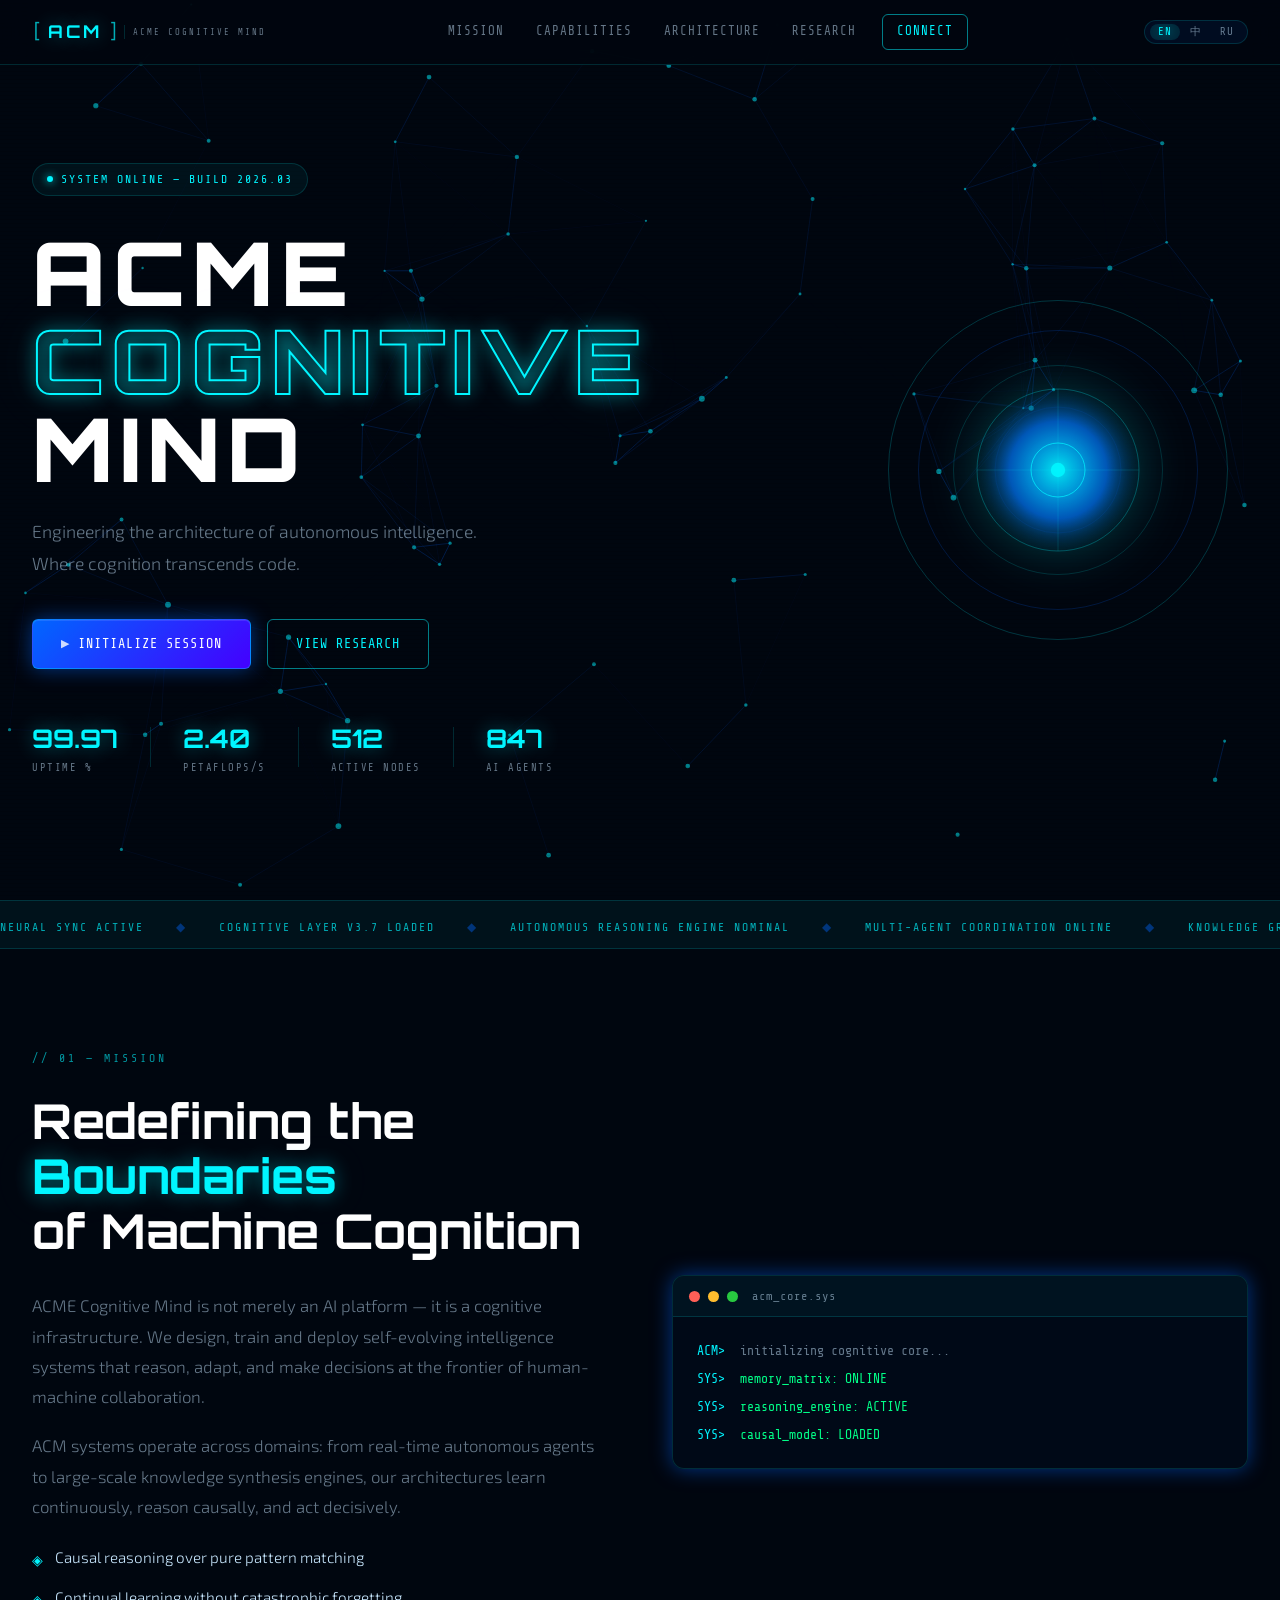
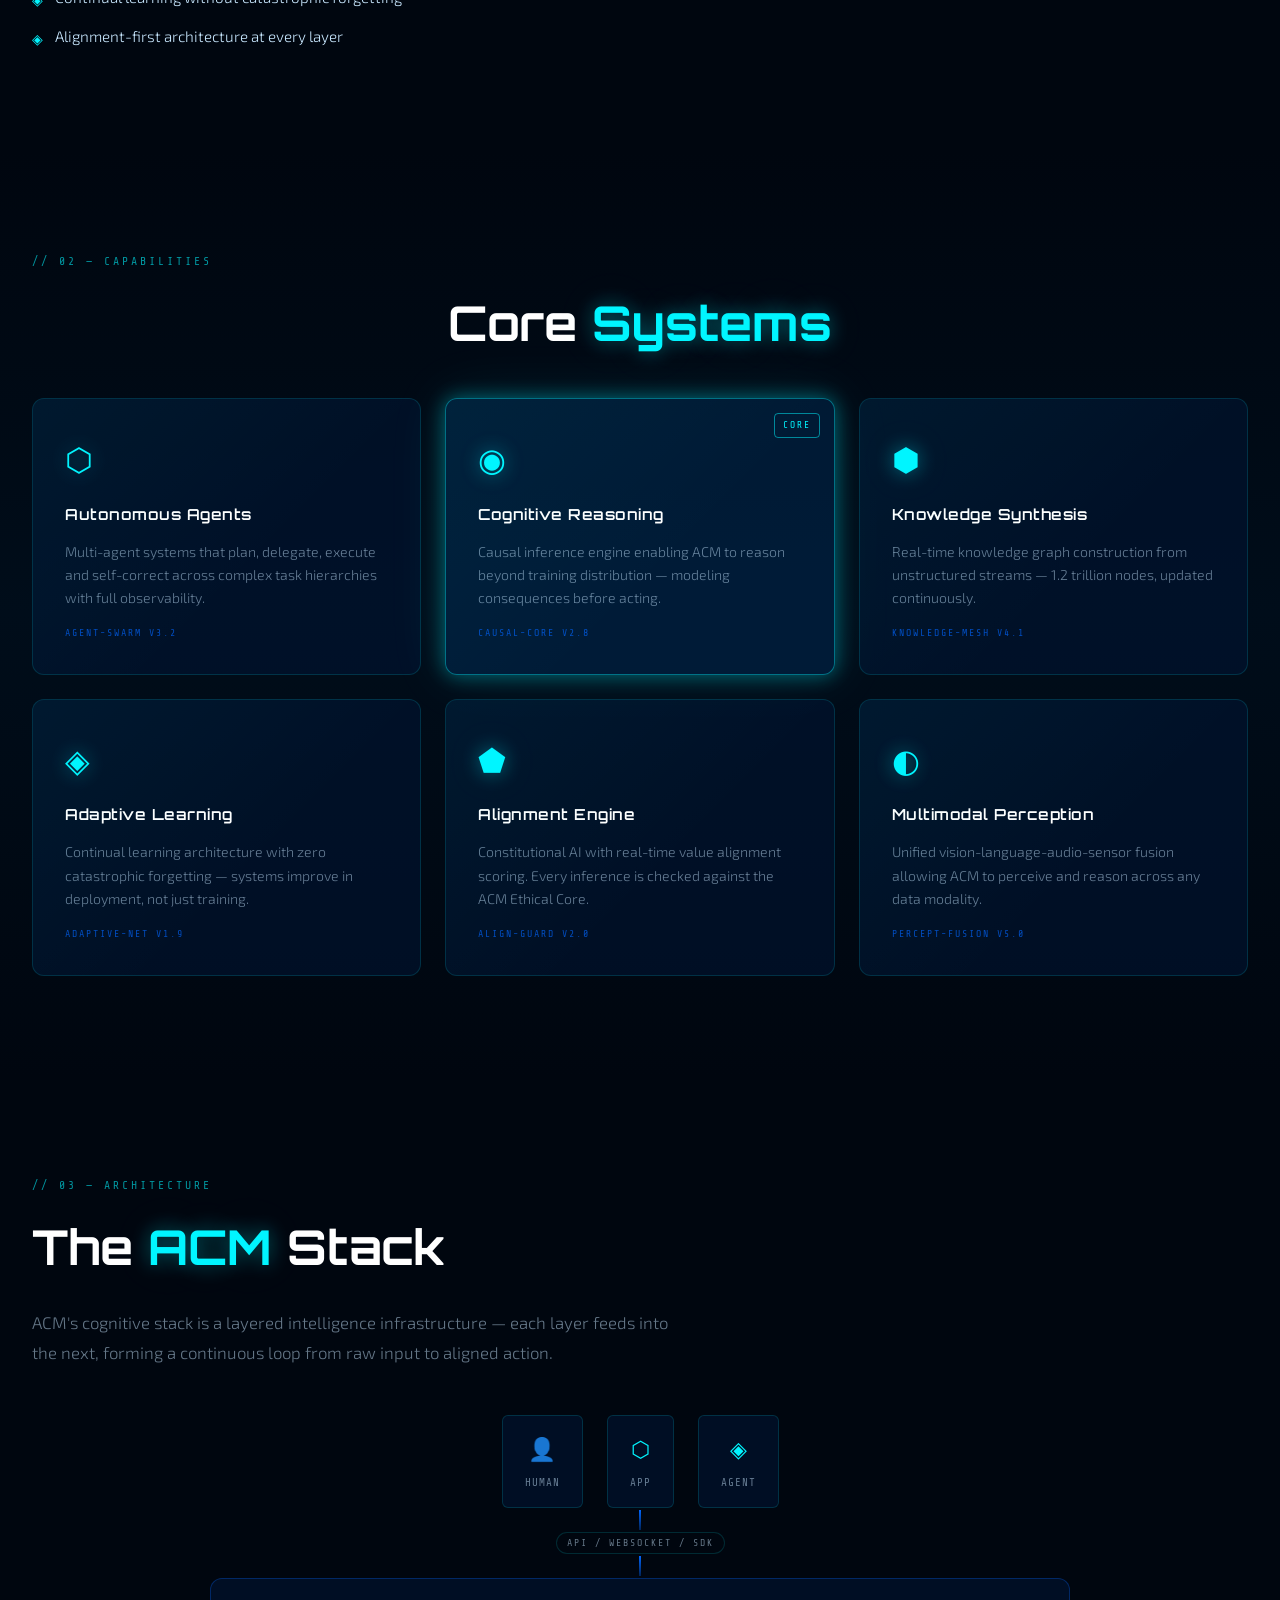
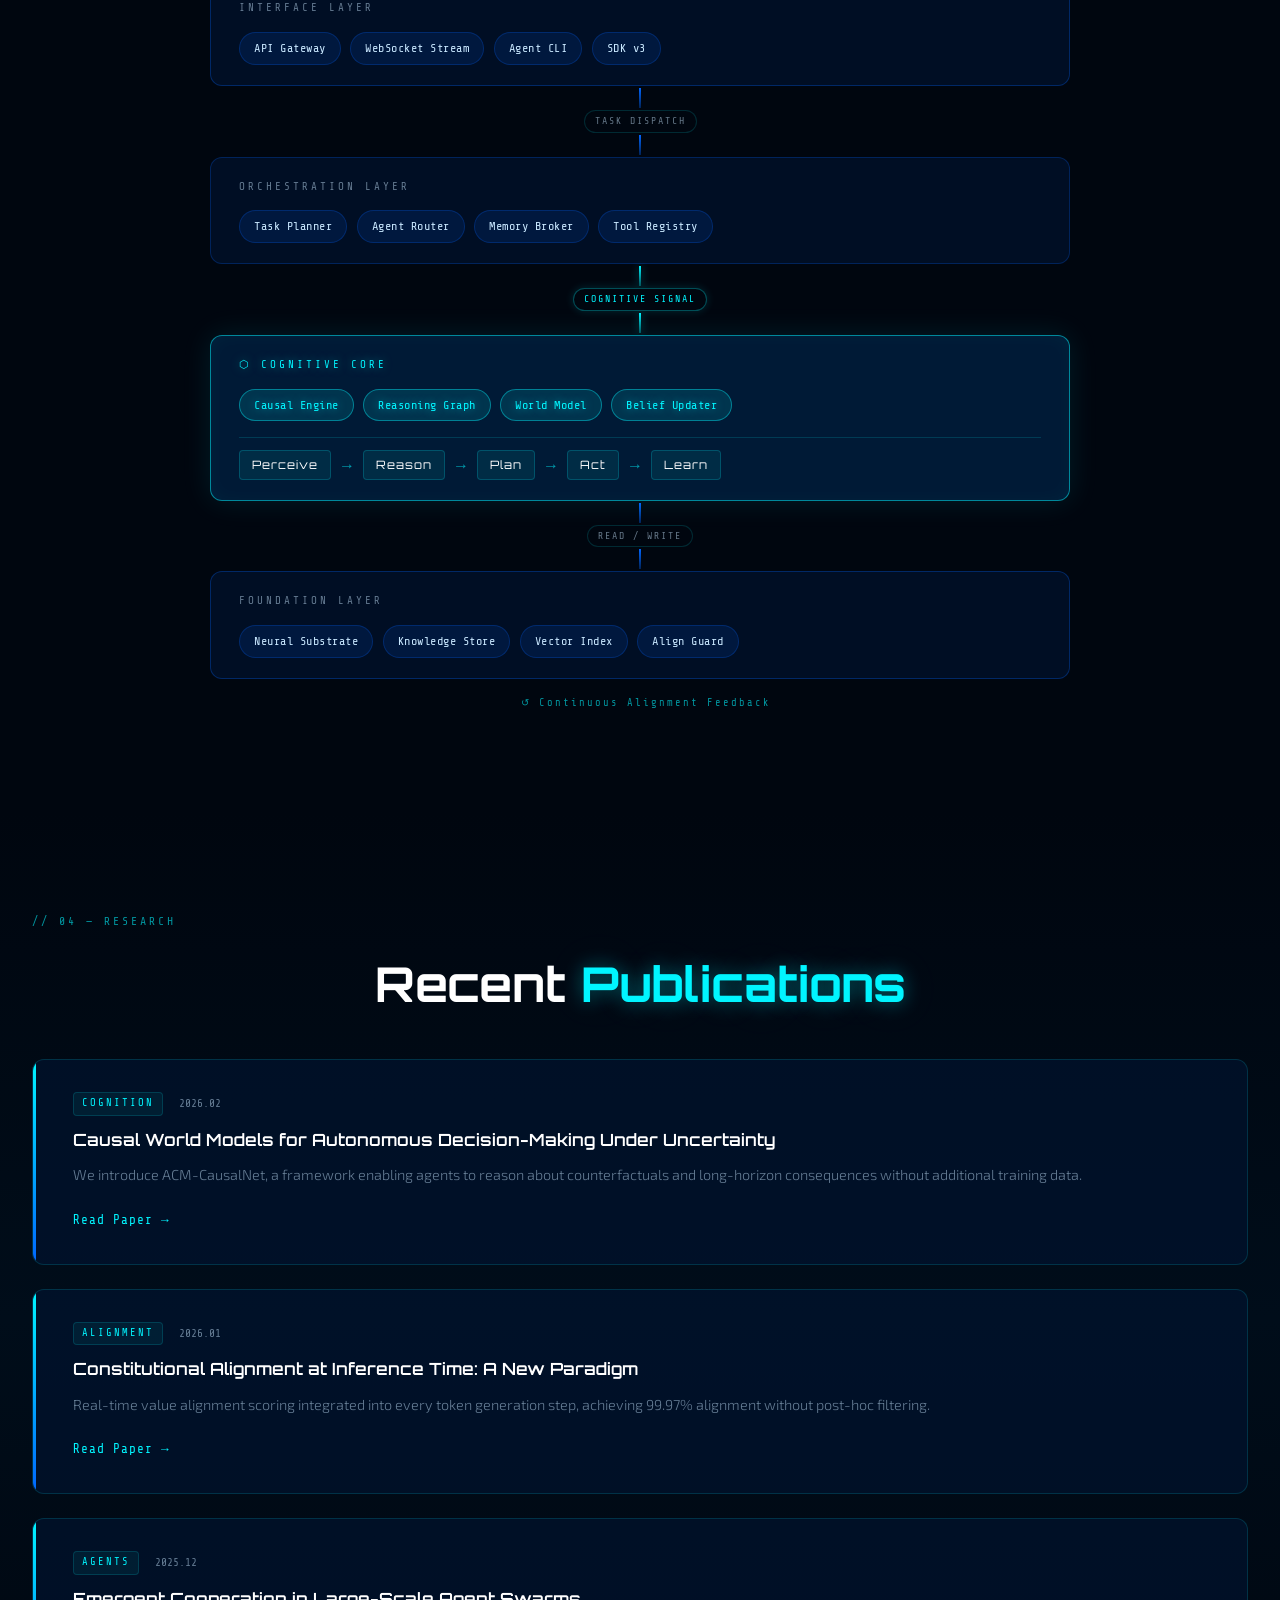
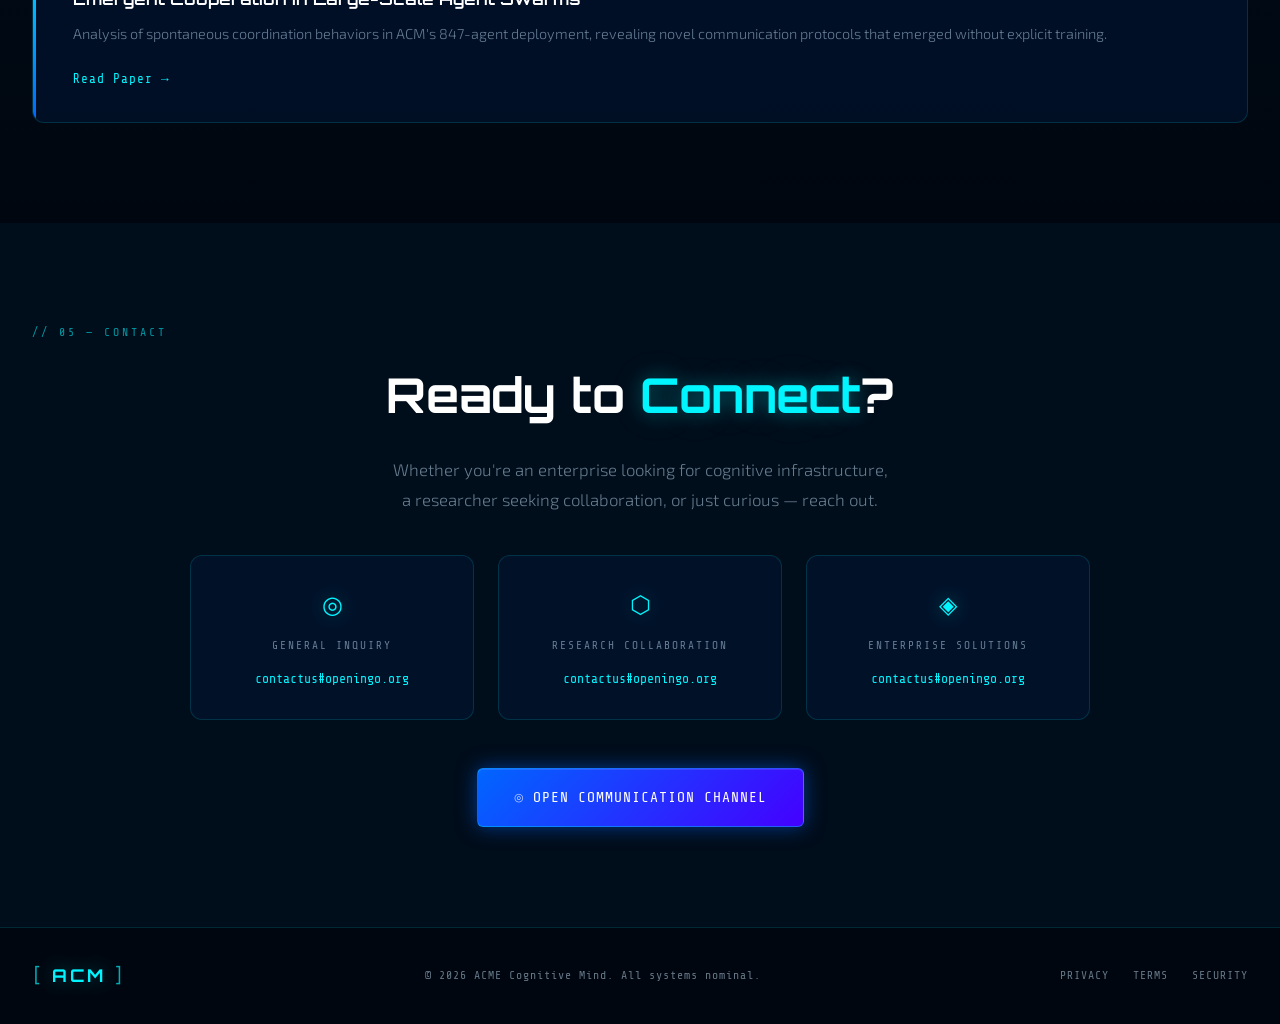
<file: index.html>
<!DOCTYPE html>
<html lang="en">
<head>
  <meta charset="UTF-8" />
  <meta name="viewport" content="width=device-width, initial-scale=1.0" />
  <title>ACME Cognitive Mind — ACM</title>
  <meta name="description" content="ACME Cognitive Mind — The frontier intelligence platform engineering the future of autonomous cognition." />
  <link rel="icon" type="image/svg+xml" href="favicon.svg" />
  <link rel="stylesheet" href="css/main.css" />
  <link rel="stylesheet" href="css/animations.css" />
  <link rel="preconnect" href="https://fonts.googleapis.com" />
  <link href="https://fonts.googleapis.com/css2?family=Share+Tech+Mono&family=Exo+2:wght@300;400;600;700;900&family=Orbitron:wght@400;700;900&display=swap" rel="stylesheet" />
</head>
<body>

<!-- ── CANVAS BACKGROUND ── -->
<canvas id="neural-canvas"></canvas>

<!-- ── SCAN LINE OVERLAY ── -->
<div class="scanlines"></div>

<!-- ── HEADER / NAV ── -->
<header id="main-header">
  <div class="header-inner">
    <a href="index.html" class="logo">
      <span class="logo-bracket">[</span>
      <span class="logo-acm">ACM</span>
      <span class="logo-bracket">]</span>
      <span class="logo-sub">ACME COGNITIVE MIND</span>
    </a>
    <nav class="nav-links">
      <a href="#mission" data-i18n="nav_mission">Mission</a>
      <a href="#capabilities" data-i18n="nav_capabilities">Capabilities</a>
      <a href="#architecture" data-i18n="nav_architecture">Architecture</a>
      <a href="#research" data-i18n="nav_research">Research</a>
      <a href="#contact" class="nav-cta" data-i18n="nav_connect">Connect</a>
    </nav>
    <button class="menu-toggle" id="menuToggle" aria-label="Menu">
      <span></span><span></span><span></span>
    </button>
  </div>
</header>

<!-- ── HERO SECTION ── -->
<section class="hero" id="hero">
  <div class="hero-content">
    <div class="hero-tag">
      <span class="tag-dot"></span><span data-i18n="hero_tag">SYSTEM ONLINE — BUILD 2026.03</span>
    </div>
    <h1 class="hero-title">
      <span class="title-line">ACME</span>
      <span class="title-line accent">COGNITIVE</span>
      <span class="title-line">MIND</span>
    </h1>
    <p class="hero-sub" data-i18n="hero_sub">
      Engineering the architecture of autonomous intelligence.<br/>
      Where cognition transcends code.
    </p>
    <div class="hero-actions">
      <a href="#mission" class="btn-primary">
        <span class="btn-icon">▶</span> <span data-i18n="hero_btn_init">Initialize Session</span>
      </a>
      <a href="#research" class="btn-ghost">
        <span data-i18n="hero_btn_research">View Research</span>
      </a>
    </div>
    <div class="hero-stats">
      <div class="stat">
        <div class="stat-value" data-target="99.97">0</div>
        <div class="stat-label" data-i18n="stat_uptime">Uptime %</div>
      </div>
      <div class="stat-divider"></div>
      <div class="stat">
        <div class="stat-value" data-target="2.4">0</div>
        <div class="stat-label" data-i18n="stat_petaflops">Petaflops/s</div>
      </div>
      <div class="stat-divider"></div>
      <div class="stat">
        <div class="stat-value" data-target="512">0</div>
        <div class="stat-label" data-i18n="stat_nodes">Active Nodes</div>
      </div>
      <div class="stat-divider"></div>
      <div class="stat">
        <div class="stat-value" data-target="847">0</div>
        <div class="stat-label" data-i18n="stat_agents">AI Agents</div>
      </div>
    </div>
  </div>
  <div class="hero-visual">
    <div class="orb-ring ring-1"></div>
    <div class="orb-ring ring-2"></div>
    <div class="orb-ring ring-3"></div>
    <div class="orb-core">
      <div class="orb-inner">
        <svg viewBox="0 0 200 200" class="orb-svg">
          <defs>
            <radialGradient id="orbGrad" cx="50%" cy="50%">
              <stop offset="0%" stop-color="#00f5ff" stop-opacity="0.9"/>
              <stop offset="60%" stop-color="#0066ff" stop-opacity="0.6"/>
              <stop offset="100%" stop-color="#001133" stop-opacity="0.1"/>
            </radialGradient>
          </defs>
          <circle cx="100" cy="100" r="90" fill="url(#orbGrad)" />
          <circle cx="100" cy="100" r="90" fill="none" stroke="#00f5ff" stroke-width="0.5" opacity="0.6"/>
          <circle cx="100" cy="100" r="70" fill="none" stroke="#0066ff" stroke-width="0.3" opacity="0.4"/>
          <path d="M100 10 L100 190 M10 100 L190 100" stroke="#00f5ff" stroke-width="0.5" opacity="0.3"/>
          <circle cx="100" cy="100" r="30" fill="none" stroke="#00f5ff" stroke-width="1" opacity="0.8"/>
          <circle cx="100" cy="100" r="8" fill="#00f5ff" opacity="0.9"/>
        </svg>
      </div>
    </div>
  </div>
</section>

<!-- ── TICKER ── -->
<div class="ticker-wrap">
  <div class="ticker-track">
    <span>NEURAL SYNC ACTIVE</span>
    <span class="sep">◆</span>
    <span>COGNITIVE LAYER v3.7 LOADED</span>
    <span class="sep">◆</span>
    <span>AUTONOMOUS REASONING ENGINE NOMINAL</span>
    <span class="sep">◆</span>
    <span>MULTI-AGENT COORDINATION ONLINE</span>
    <span class="sep">◆</span>
    <span>KNOWLEDGE GRAPH: 1.2T NODES</span>
    <span class="sep">◆</span>
    <span>INFERENCE LATENCY: 12ms</span>
    <span class="sep">◆</span>
    <span>SAFETY PROTOCOLS: ENGAGED</span>
    <span class="sep">◆</span>
    <span>NEURAL SYNC ACTIVE</span>
    <span class="sep">◆</span>
    <span>COGNITIVE LAYER v3.7 LOADED</span>
    <span class="sep">◆</span>
    <span>AUTONOMOUS REASONING ENGINE NOMINAL</span>
    <span class="sep">◆</span>
    <span>MULTI-AGENT COORDINATION ONLINE</span>
    <span class="sep">◆</span>
    <span>KNOWLEDGE GRAPH: 1.2T NODES</span>
    <span class="sep">◆</span>
    <span>INFERENCE LATENCY: 12ms</span>
    <span class="sep">◆</span>
    <span>SAFETY PROTOCOLS: ENGAGED</span>
    <span class="sep">◆</span>
  </div>
</div>

<!-- ── MISSION SECTION ── -->
<section class="section" id="mission">
  <div class="container">
    <div class="section-label" data-i18n="label_mission">// 01 — MISSION</div>
    <div class="mission-grid">
      <div class="mission-text">
        <h2 class="section-title" data-i18n="mission_title">
          Redefining the <span class="accent">Boundaries</span><br/>of Machine Cognition
        </h2>
        <p class="body-text" data-i18n="mission_p1">
          ACME Cognitive Mind is not merely an AI platform — it is a cognitive infrastructure. 
          We design, train and deploy self-evolving intelligence systems that reason, adapt, 
          and make decisions at the frontier of human-machine collaboration.
        </p>
        <p class="body-text" data-i18n="mission_p2">
          ACM systems operate across domains: from real-time autonomous agents to 
          large-scale knowledge synthesis engines, our architectures learn continuously, 
          reason causally, and act decisively.
        </p>
        <div class="mission-bullets">
          <div class="bullet-item">
            <span class="bullet-icon">◈</span>
            <span data-i18n="bullet1">Causal reasoning over pure pattern matching</span>
          </div>
          <div class="bullet-item">
            <span class="bullet-icon">◈</span>
            <span data-i18n="bullet2">Continual learning without catastrophic forgetting</span>
          </div>
          <div class="bullet-item">
            <span class="bullet-icon">◈</span>
            <span data-i18n="bullet3">Alignment-first architecture at every layer</span>
          </div>
        </div>
      </div>
      <div class="mission-visual">
        <div class="terminal-card">
          <div class="terminal-header">
            <span class="t-dot red"></span>
            <span class="t-dot yellow"></span>
            <span class="t-dot green"></span>
            <span class="t-title">acm_core.sys</span>
          </div>
          <div class="terminal-body" id="terminal-output">
            <div class="t-line"><span class="prompt">ACM&gt;</span> initializing cognitive core...</div>
            <div class="t-line success"><span class="prompt">SYS&gt;</span> memory_matrix: ONLINE</div>
            <div class="t-line success"><span class="prompt">SYS&gt;</span> reasoning_engine: ACTIVE</div>
            <div class="t-line success"><span class="prompt">SYS&gt;</span> causal_model: LOADED</div>
            <div class="t-line"><span class="prompt">ACM&gt;</span> loading agent_swarm[847]...</div>
            <div class="t-line success"><span class="prompt">SYS&gt;</span> coordination_layer: NOMINAL</div>
            <div class="t-line"><span class="prompt">ACM&gt;</span> engaging safety_alignment_v2...</div>
            <div class="t-line success"><span class="prompt">SYS&gt;</span> alignment_score: 99.97%</div>
            <div class="t-line blink-cursor"><span class="prompt">ACM&gt;</span> <span class="cursor">█</span></div>
          </div>
        </div>
      </div>
    </div>
  </div>
</section>

<!-- ── CAPABILITIES SECTION ── -->
<section class="section section-alt" id="capabilities">
  <div class="container">
    <div class="section-label" data-i18n="label_capabilities">// 02 — CAPABILITIES</div>
    <h2 class="section-title center" data-i18n="cap_title">
      Core <span class="accent">Systems</span>
    </h2>
    <div class="cap-grid">
      <div class="cap-card">
        <div class="cap-icon">⬡</div>
        <h3 data-i18n="cap1_h">Autonomous Agents</h3>
        <p data-i18n="cap1_p">Multi-agent systems that plan, delegate, execute and self-correct across complex task hierarchies with full observability.</p>
        <div class="cap-tag">AGENT-SWARM v3.2</div>
      </div>
      <div class="cap-card featured">
        <div class="cap-badge">CORE</div>
        <div class="cap-icon">◉</div>
        <h3 data-i18n="cap2_h">Cognitive Reasoning</h3>
        <p data-i18n="cap2_p">Causal inference engine enabling ACM to reason beyond training distribution — modeling consequences before acting.</p>
        <div class="cap-tag">CAUSAL-CORE v2.8</div>
      </div>
      <div class="cap-card">
        <div class="cap-icon">⬢</div>
        <h3 data-i18n="cap3_h">Knowledge Synthesis</h3>
        <p data-i18n="cap3_p">Real-time knowledge graph construction from unstructured streams — 1.2 trillion nodes, updated continuously.</p>
        <div class="cap-tag">KNOWLEDGE-MESH v4.1</div>
      </div>
      <div class="cap-card">
        <div class="cap-icon">◈</div>
        <h3 data-i18n="cap4_h">Adaptive Learning</h3>
        <p data-i18n="cap4_p">Continual learning architecture with zero catastrophic forgetting — systems improve in deployment, not just training.</p>
        <div class="cap-tag">ADAPTIVE-NET v1.9</div>
      </div>
      <div class="cap-card">
        <div class="cap-icon">⬟</div>
        <h3 data-i18n="cap5_h">Alignment Engine</h3>
        <p data-i18n="cap5_p">Constitutional AI with real-time value alignment scoring. Every inference is checked against the ACM Ethical Core.</p>
        <div class="cap-tag">ALIGN-GUARD v2.0</div>
      </div>
      <div class="cap-card">
        <div class="cap-icon">◐</div>
        <h3 data-i18n="cap6_h">Multimodal Perception</h3>
        <p data-i18n="cap6_p">Unified vision-language-audio-sensor fusion allowing ACM to perceive and reason across any data modality.</p>
        <div class="cap-tag">PERCEPT-FUSION v5.0</div>
      </div>
    </div>
  </div>
</section>

<!-- ── ARCHITECTURE SECTION ── -->
<section class="section" id="architecture">
  <div class="container">
    <div class="section-label" data-i18n="label_architecture">// 03 — ARCHITECTURE</div>
    <h2 class="section-title" data-i18n="arch_title">
      The <span class="accent">ACM</span> Stack
    </h2>
    <p class="body-text" style="max-width:640px;margin-bottom:3rem;" data-i18n="arch_desc">
      ACM's cognitive stack is a layered intelligence infrastructure — each layer feeds into the next,
      forming a continuous loop from raw input to aligned action.
    </p>

    <!-- ── VISUAL ARCHITECTURE DIAGRAM ── -->
    <div class="arch-visual">

      <!-- Layer 0: Users/Clients -->
      <div class="arch-row clients-row">
        <div class="arch-node client-node">
          <span class="an-icon">👤</span>
          <span class="an-label" data-i18n="arch_node_human">Human</span>
        </div>
        <div class="arch-node client-node">
          <span class="an-icon">⬡</span>
          <span class="an-label" data-i18n="arch_node_app">App</span>
        </div>
        <div class="arch-node client-node">
          <span class="an-icon">◈</span>
          <span class="an-label" data-i18n="arch_node_agent">Agent</span>
        </div>
      </div>

      <div class="arch-connector-row">
        <div class="arch-vline"></div>
        <div class="arch-label-inline" data-i18n="arch_conn1">API / WebSocket / SDK</div>
        <div class="arch-vline"></div>
      </div>

      <!-- Layer 1: Interface -->
      <div class="arch-band band-interface">
        <div class="band-title" data-i18n="arch_band1">INTERFACE LAYER</div>
        <div class="band-chips">
          <div class="band-chip">API Gateway</div>
          <div class="band-chip">WebSocket Stream</div>
          <div class="band-chip">Agent CLI</div>
          <div class="band-chip">SDK v3</div>
        </div>
      </div>

      <div class="arch-connector-row">
        <div class="arch-vline"></div>
        <div class="arch-label-inline" data-i18n="arch_conn2">Task Dispatch</div>
        <div class="arch-vline"></div>
      </div>

      <!-- Layer 2: Orchestration -->
      <div class="arch-band band-orchestration">
        <div class="band-title" data-i18n="arch_band2">ORCHESTRATION LAYER</div>
        <div class="band-chips">
          <div class="band-chip">Task Planner</div>
          <div class="band-chip">Agent Router</div>
          <div class="band-chip">Memory Broker</div>
          <div class="band-chip">Tool Registry</div>
        </div>
      </div>

      <div class="arch-connector-row">
        <div class="arch-vline accent-vline"></div>
        <div class="arch-label-inline accent-label" data-i18n="arch_conn3">Cognitive Signal</div>
        <div class="arch-vline accent-vline"></div>
      </div>

      <!-- Layer 3: Cognitive Core (highlighted) -->
      <div class="arch-band band-core">
        <div class="band-title" data-i18n="arch_band3">⬡ COGNITIVE CORE</div>
        <div class="band-chips">
          <div class="band-chip core-chip">Causal Engine</div>
          <div class="band-chip core-chip">Reasoning Graph</div>
          <div class="band-chip core-chip">World Model</div>
          <div class="band-chip core-chip">Belief Updater</div>
        </div>
        <!-- internal flow arrows -->
        <div class="core-flow">
          <span class="cf-item" data-i18n="cf_perceive">Perceive</span>
          <span class="cf-arrow">→</span>
          <span class="cf-item" data-i18n="cf_reason">Reason</span>
          <span class="cf-arrow">→</span>
          <span class="cf-item" data-i18n="cf_plan">Plan</span>
          <span class="cf-arrow">→</span>
          <span class="cf-item" data-i18n="cf_act">Act</span>
          <span class="cf-arrow">→</span>
          <span class="cf-item" data-i18n="cf_learn">Learn</span>
        </div>
      </div>

      <div class="arch-connector-row">
        <div class="arch-vline"></div>
        <div class="arch-label-inline" data-i18n="arch_conn4">Read / Write</div>
        <div class="arch-vline"></div>
      </div>

      <!-- Layer 4: Foundation -->
      <div class="arch-band band-foundation">
        <div class="band-title" data-i18n="arch_band4">FOUNDATION LAYER</div>
        <div class="band-chips">
          <div class="band-chip">Neural Substrate</div>
          <div class="band-chip">Knowledge Store</div>
          <div class="band-chip">Vector Index</div>
          <div class="band-chip">Align Guard</div>
        </div>
      </div>

      <!-- Feedback arrow -->
      <div class="arch-feedback">
        <div class="feedback-line"></div>
        <div class="feedback-label" data-i18n="arch_feedback">↺ Continuous Alignment Feedback</div>
      </div>

    </div><!-- /arch-visual -->
  </div>
</section>

<!-- ── RESEARCH SECTION ── -->
<section class="section section-alt" id="research">
  <div class="container">
    <div class="section-label" data-i18n="label_research">// 04 — RESEARCH</div>
    <h2 class="section-title center" data-i18n="research_title">
      Recent <span class="accent">Publications</span>
    </h2>
    <div class="research-list">
      <article class="research-card">
        <div class="research-meta">
          <span class="research-tag">COGNITION</span>
          <span class="research-date">2026.02</span>
        </div>
        <h3 data-i18n="paper1_h">Causal World Models for Autonomous Decision-Making Under Uncertainty</h3>
        <p data-i18n="paper1_p">We introduce ACM-CausalNet, a framework enabling agents to reason about counterfactuals and long-horizon consequences without additional training data.</p>
        <a href="research/causal-world-models.html" class="research-link" data-i18n="paper1_link">Read Paper →</a>
      </article>
      <article class="research-card">
        <div class="research-meta">
          <span class="research-tag">ALIGNMENT</span>
          <span class="research-date">2026.01</span>
        </div>
        <h3 data-i18n="paper2_h">Constitutional Alignment at Inference Time: A New Paradigm</h3>
        <p data-i18n="paper2_p">Real-time value alignment scoring integrated into every token generation step, achieving 99.97% alignment without post-hoc filtering.</p>
        <a href="research/constitutional-alignment.html" class="research-link" data-i18n="paper2_link">Read Paper →</a>
      </article>
      <article class="research-card">
        <div class="research-meta">
          <span class="research-tag">AGENTS</span>
          <span class="research-date">2025.12</span>
        </div>
        <h3 data-i18n="paper3_h">Emergent Cooperation in Large-Scale Agent Swarms</h3>
        <p data-i18n="paper3_p">Analysis of spontaneous coordination behaviors in ACM's 847-agent deployment, revealing novel communication protocols that emerged without explicit training.</p>
        <a href="research/emergent-cooperation.html" class="research-link" data-i18n="paper3_link">Read Paper →</a>
      </article>
    </div>
  </div>
</section>

<!-- ── CONTACT SECTION ── -->
<section class="section contact-section" id="contact">
  <div class="container">
    <div class="section-label" data-i18n="label_contact">// 05 — CONTACT</div>
    <div class="contact-inner">
      <h2 class="section-title" data-i18n="contact_title">
        Ready to <span class="accent">Connect</span>?
      </h2>
      <p class="body-text center" data-i18n="contact_desc">
        Whether you're an enterprise looking for cognitive infrastructure,<br/>
        a researcher seeking collaboration, or just curious — reach out.
      </p>
      <div class="contact-grid">
        <div class="contact-card">
          <div class="contact-icon">◎</div>
          <div class="contact-label" data-i18n="contact_lbl1">General Inquiry</div>
          <a href="mailto:contactus@openingo.org" class="contact-value">contactus#openingo.org</a>
        </div>
        <div class="contact-card">
          <div class="contact-icon">⬡</div>
          <div class="contact-label" data-i18n="contact_lbl2">Research Collaboration</div>
          <a href="mailto:contactus@openingo.org" class="contact-value">contactus#openingo.org</a>
        </div>
        <div class="contact-card">
          <div class="contact-icon">◈</div>
          <div class="contact-label" data-i18n="contact_lbl3">Enterprise Solutions</div>
          <a href="mailto:contactus@openingo.org" class="contact-value">contactus#openingo.org</a>
        </div>
      </div>
      <a href="mailto:contactus@openingo.org" class="btn-primary large">
        <span class="btn-icon">◎</span> <span data-i18n="contact_btn">Open Communication Channel</span>
      </a>
    </div>
  </div>
</section>

<!-- ── FOOTER ── -->
<footer class="footer">
  <div class="footer-inner">
    <div class="footer-brand">
      <span class="logo-bracket">[</span>
      <span class="logo-acm">ACM</span>
      <span class="logo-bracket">]</span>
    </div>
    <div class="footer-text" data-i18n="footer_copy">
      © 2026 ACME Cognitive Mind. All systems nominal.
    </div>
    <div class="footer-links">
      <a href="privacy.html" data-i18n="footer_privacy">Privacy</a>
      <a href="terms.html" data-i18n="footer_terms">Terms</a>
      <a href="security.html" data-i18n="footer_security">Security</a>
    </div>
  </div>
</footer>

<script src="js/main.js"></script>
<script src="js/i18n.js"></script>
</body>
</html>
</file>
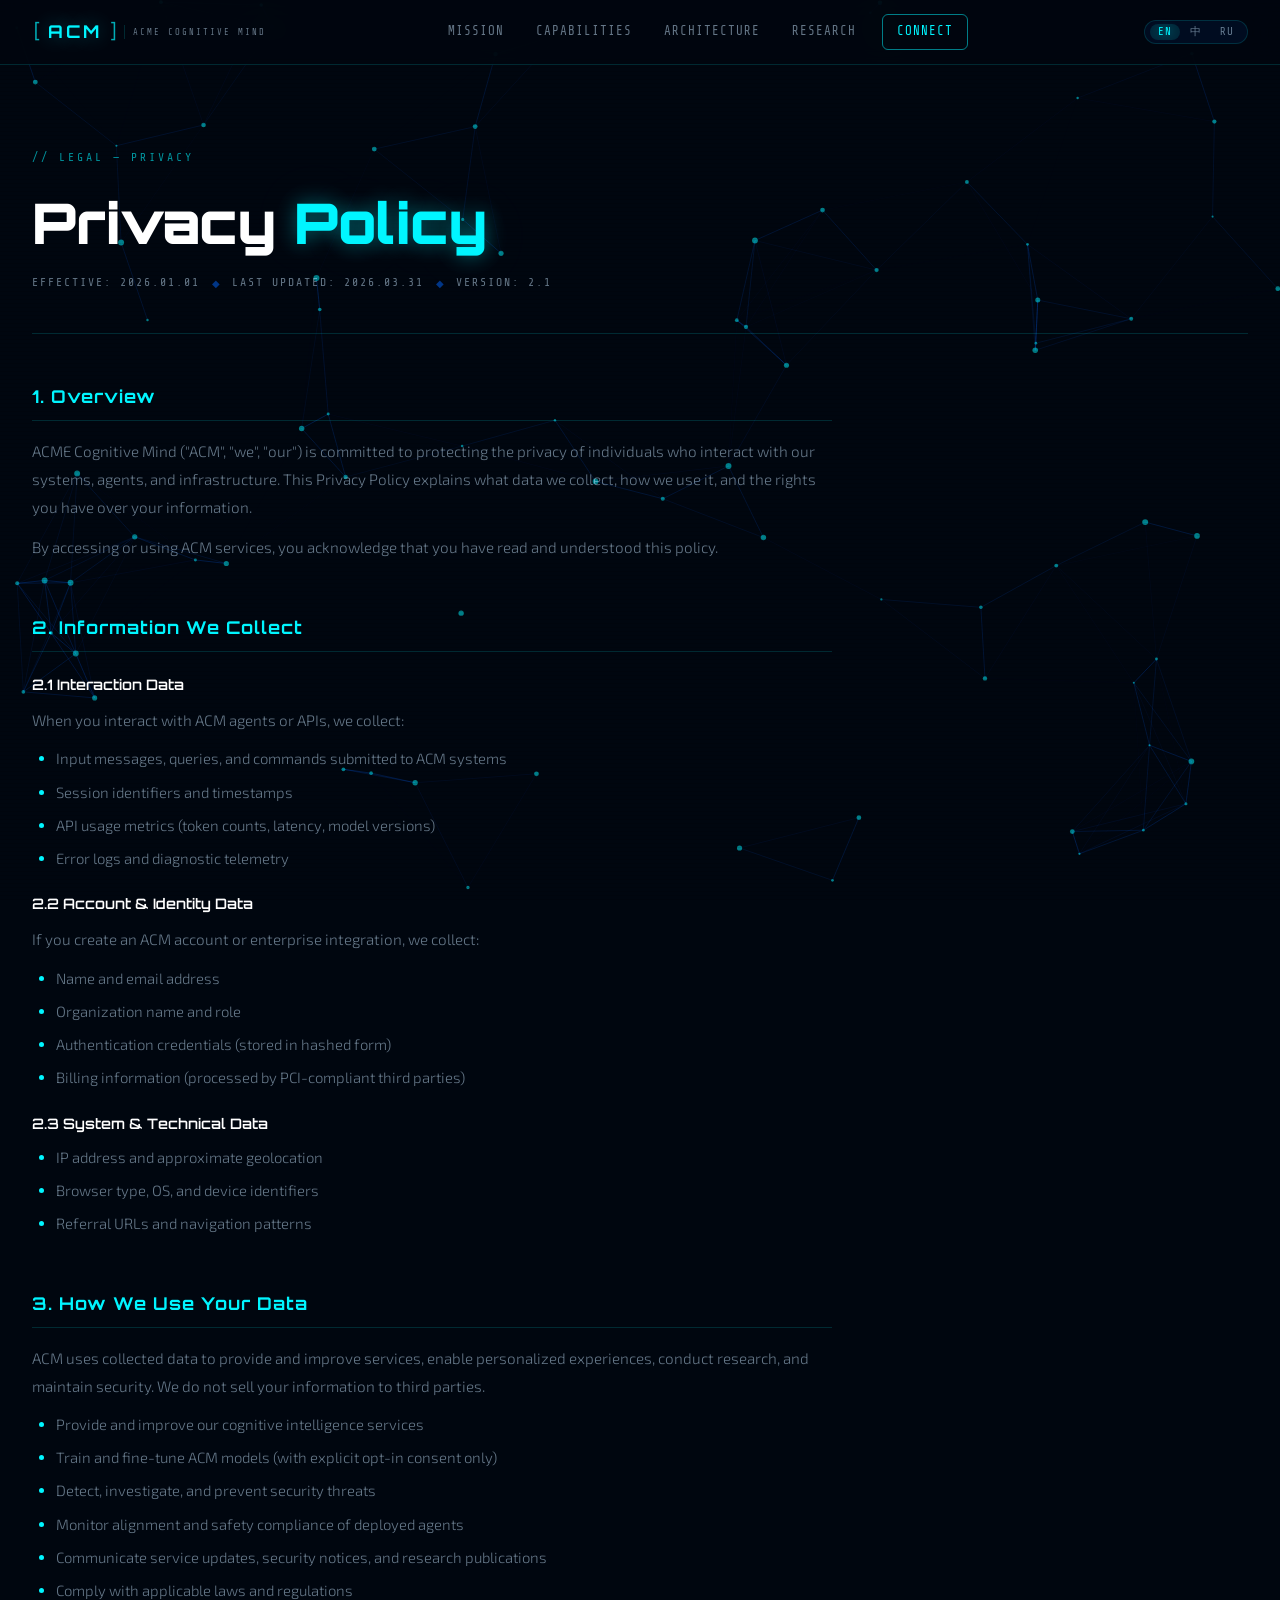
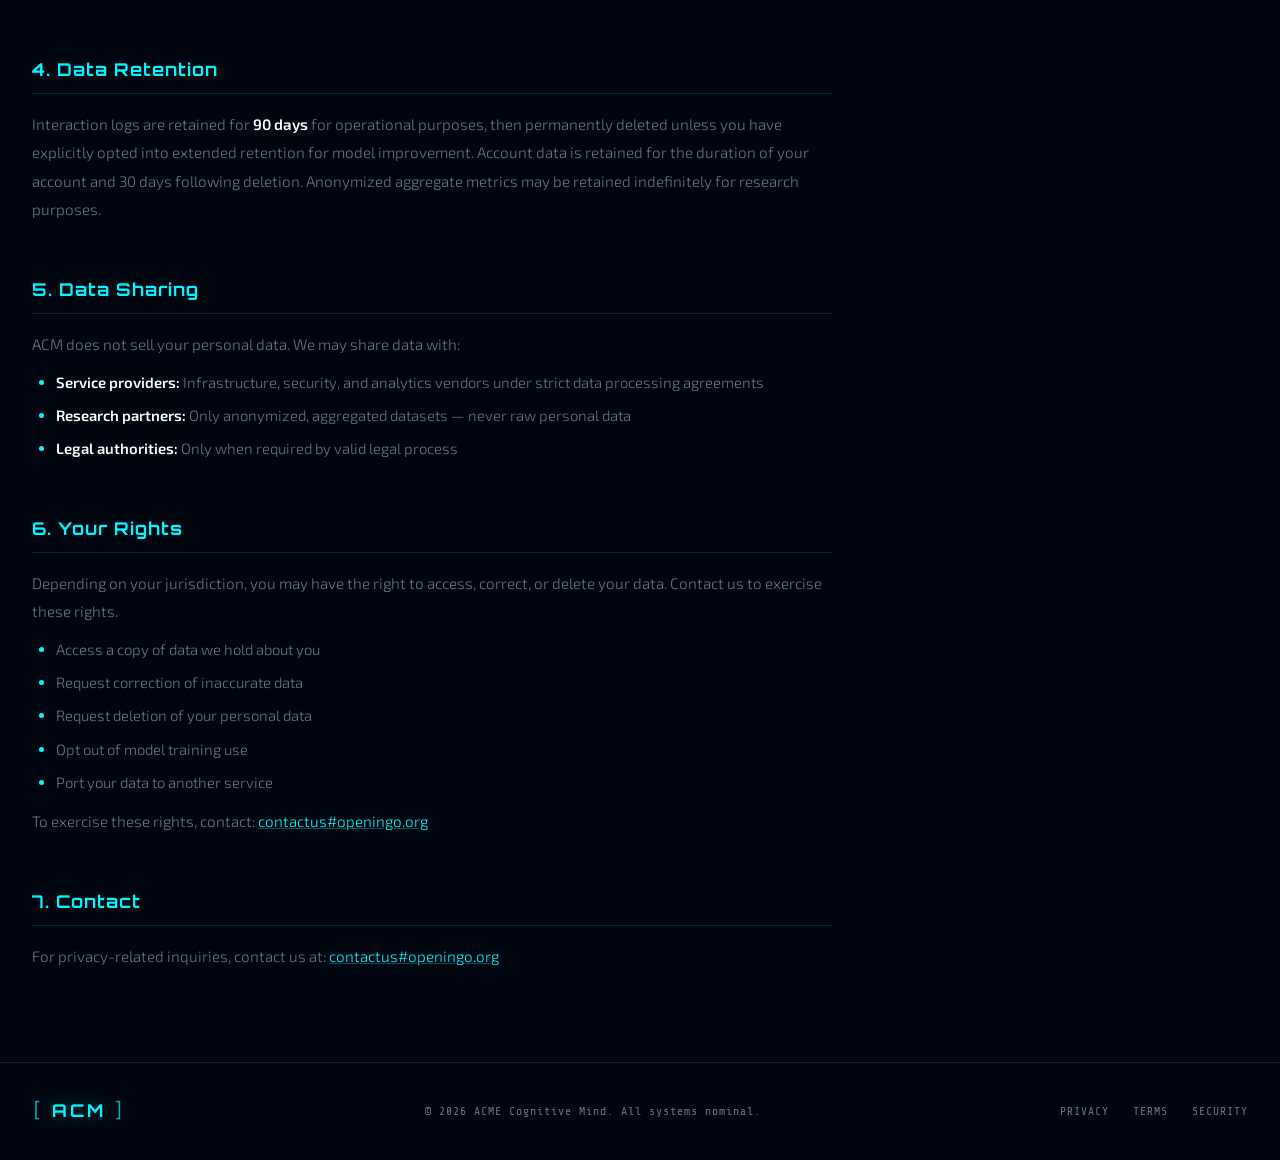
<file: privacy.html>
<!DOCTYPE html>
<html lang="en">
<head>
  <meta charset="UTF-8" />
  <meta name="viewport" content="width=device-width, initial-scale=1.0" />
  <title>Privacy Policy — ACME Cognitive Mind</title>
  <meta name="description" content="ACM Privacy Policy — how we handle data, cognition records, and system interactions." />
  <link rel="icon" type="image/svg+xml" href="favicon.svg" />
  <link rel="stylesheet" href="css/main.css" />
  <link rel="stylesheet" href="css/animations.css" />
  <link rel="stylesheet" href="css/legal.css" />
  <link rel="preconnect" href="https://fonts.googleapis.com" />
  <link href="https://fonts.googleapis.com/css2?family=Share+Tech+Mono&family=Exo+2:wght@300;400;600;700;900&family=Orbitron:wght@400;700;900&display=swap" rel="stylesheet" />
</head>
<body>
<canvas id="neural-canvas"></canvas>
<div class="scanlines"></div>

<header id="main-header">
  <div class="header-inner">
    <a href="index.html" class="logo">
      <span class="logo-bracket">[</span>
      <span class="logo-acm">ACM</span>
      <span class="logo-bracket">]</span>
      <span class="logo-sub">ACME COGNITIVE MIND</span>
    </a>
    <nav class="nav-links">
      <a href="index.html#mission" data-i18n="nav_mission">Mission</a>
      <a href="index.html#capabilities" data-i18n="nav_capabilities">Capabilities</a>
      <a href="index.html#architecture" data-i18n="nav_architecture">Architecture</a>
      <a href="index.html#research" data-i18n="nav_research">Research</a>
      <a href="index.html#contact" class="nav-cta" data-i18n="nav_connect">Connect</a>
    </nav>
    <button class="menu-toggle" id="menuToggle" aria-label="Menu">
      <span></span><span></span><span></span>
    </button>
  </div>
</header>

<main class="legal-main">
  <div class="container">
    <div class="legal-header">
      <div class="section-label" data-i18n="legal_privacy_lbl">// LEGAL — PRIVACY</div>
      <h1 class="legal-title" data-i18n="legal_privacy_title">Privacy <span class="accent">Policy</span></h1>
      <div class="legal-meta">
        <span class="lm-item">EFFECTIVE: 2026.01.01</span>
        <span class="lm-sep">◆</span>
        <span class="lm-item">LAST UPDATED: 2026.03.31</span>
        <span class="lm-sep">◆</span>
        <span class="lm-item">VERSION: 2.1</span>
      </div>
    </div>

    <div class="legal-body">
      <section class="legal-section">
        <h2 data-i18n="priv_overview">1. Overview</h2>
        <p data-i18n="priv_p1">ACME Cognitive Mind ("ACM", "we", "our") is committed to protecting the privacy of individuals who interact with our systems, agents, and infrastructure. This Privacy Policy explains what data we collect, how we use it, and the rights you have over your information.</p>
        <p data-i18n="priv_p2">By accessing or using ACM services, you acknowledge that you have read and understood this policy.</p>
      </section>

      <section class="legal-section">
        <h2 data-i18n="priv_collect">2. Information We Collect</h2>
        <h3 data-i18n="priv_s2_1">2.1 Interaction Data</h3>
        <p data-i18n="priv_s2_1_p">When you interact with ACM agents or APIs, we collect:</p>
        <ul>
          <li data-i18n="priv_s2_1_li1">Input messages, queries, and commands submitted to ACM systems</li>
          <li data-i18n="priv_s2_1_li2">Session identifiers and timestamps</li>
          <li data-i18n="priv_s2_1_li3">API usage metrics (token counts, latency, model versions)</li>
          <li data-i18n="priv_s2_1_li4">Error logs and diagnostic telemetry</li>
        </ul>
        <h3 data-i18n="priv_s2_2">2.2 Account &amp; Identity Data</h3>
        <p data-i18n="priv_s2_2_p">If you create an ACM account or enterprise integration, we collect:</p>
        <ul>
          <li data-i18n="priv_s2_2_li1">Name and email address</li>
          <li data-i18n="priv_s2_2_li2">Organization name and role</li>
          <li data-i18n="priv_s2_2_li3">Authentication credentials (stored in hashed form)</li>
          <li data-i18n="priv_s2_2_li4">Billing information (processed by PCI-compliant third parties)</li>
        </ul>
        <h3 data-i18n="priv_s2_3">2.3 System &amp; Technical Data</h3>
        <ul>
          <li data-i18n="priv_s2_3_li1">IP address and approximate geolocation</li>
          <li data-i18n="priv_s2_3_li2">Browser type, OS, and device identifiers</li>
          <li data-i18n="priv_s2_3_li3">Referral URLs and navigation patterns</li>
        </ul>
      </section>

      <section class="legal-section">
        <h2 data-i18n="priv_usage">3. How We Use Your Data</h2>
        <p data-i18n="priv_usage_p">ACM uses collected data to provide and improve services, enable personalized experiences, conduct research, and maintain security. We do not sell your information to third parties.</p>
        <ul>
          <li data-i18n="priv_s3_li1">Provide and improve our cognitive intelligence services</li>
          <li data-i18n="priv_s3_li2">Train and fine-tune ACM models (with explicit opt-in consent only)</li>
          <li data-i18n="priv_s3_li3">Detect, investigate, and prevent security threats</li>
          <li data-i18n="priv_s3_li4">Monitor alignment and safety compliance of deployed agents</li>
          <li data-i18n="priv_s3_li5">Communicate service updates, security notices, and research publications</li>
          <li data-i18n="priv_s3_li6">Comply with applicable laws and regulations</li>
        </ul>
      </section>

      <section class="legal-section">
        <h2 data-i18n="priv_s4">4. Data Retention</h2>
        <p data-i18n="priv_s4_p">Interaction logs are retained for <strong>90 days</strong> for operational purposes, then permanently deleted unless you have explicitly opted into extended retention for model improvement. Account data is retained for the duration of your account and 30 days following deletion. Anonymized aggregate metrics may be retained indefinitely for research purposes.</p>
      </section>

      <section class="legal-section">
        <h2 data-i18n="priv_s5">5. Data Sharing</h2>
        <p data-i18n="priv_s5_p">ACM does not sell your personal data. We may share data with:</p>
        <ul>
          <li data-i18n="priv_s5_li1"><strong>Service providers:</strong> Infrastructure, security, and analytics vendors under strict data processing agreements</li>
          <li data-i18n="priv_s5_li2"><strong>Research partners:</strong> Only anonymized, aggregated datasets — never raw personal data</li>
          <li data-i18n="priv_s5_li3"><strong>Legal authorities:</strong> Only when required by valid legal process</li>
        </ul>
      </section>

      <section class="legal-section">
        <h2 data-i18n="priv_rights">6. Your Rights</h2>
        <p data-i18n="priv_rights_p">Depending on your jurisdiction, you may have the right to access, correct, or delete your data. Contact us to exercise these rights.</p>
        <ul>
          <li data-i18n="priv_s6_li1">Access a copy of data we hold about you</li>
          <li data-i18n="priv_s6_li2">Request correction of inaccurate data</li>
          <li data-i18n="priv_s6_li3">Request deletion of your personal data</li>
          <li data-i18n="priv_s6_li4">Opt out of model training use</li>
          <li data-i18n="priv_s6_li5">Port your data to another service</li>
        </ul>
        <p data-i18n="priv_s6_p2">To exercise these rights, contact: <a href="mailto:contactus@openingo.org">contactus#openingo.org</a></p>
      </section>

      <section class="legal-section">
        <h2 data-i18n="priv_contact">7. Contact</h2>
        <p data-i18n="priv_contact_p">For privacy-related inquiries, contact us at: <a href="mailto:contactus@openingo.org">contactus#openingo.org</a></p>
      </section>
    </div>
  </div>
</main>

<footer class="footer">
  <div class="footer-inner">
    <div class="footer-brand">
      <span class="logo-bracket">[</span>
      <span class="logo-acm">ACM</span>
      <span class="logo-bracket">]</span>
    </div>
    <div class="footer-text" data-i18n="footer_copy">© 2026 ACME Cognitive Mind. All systems nominal.</div>
    <div class="footer-links">
      <a href="privacy.html" data-i18n="footer_privacy">Privacy</a>
      <a href="terms.html" data-i18n="footer_terms">Terms</a>
      <a href="security.html" data-i18n="footer_security">Security</a>
    </div>
  </div>
</footer>

<script src="js/main.js"></script>
<script src="js/i18n.js"></script>
</body>
</html>
</file>
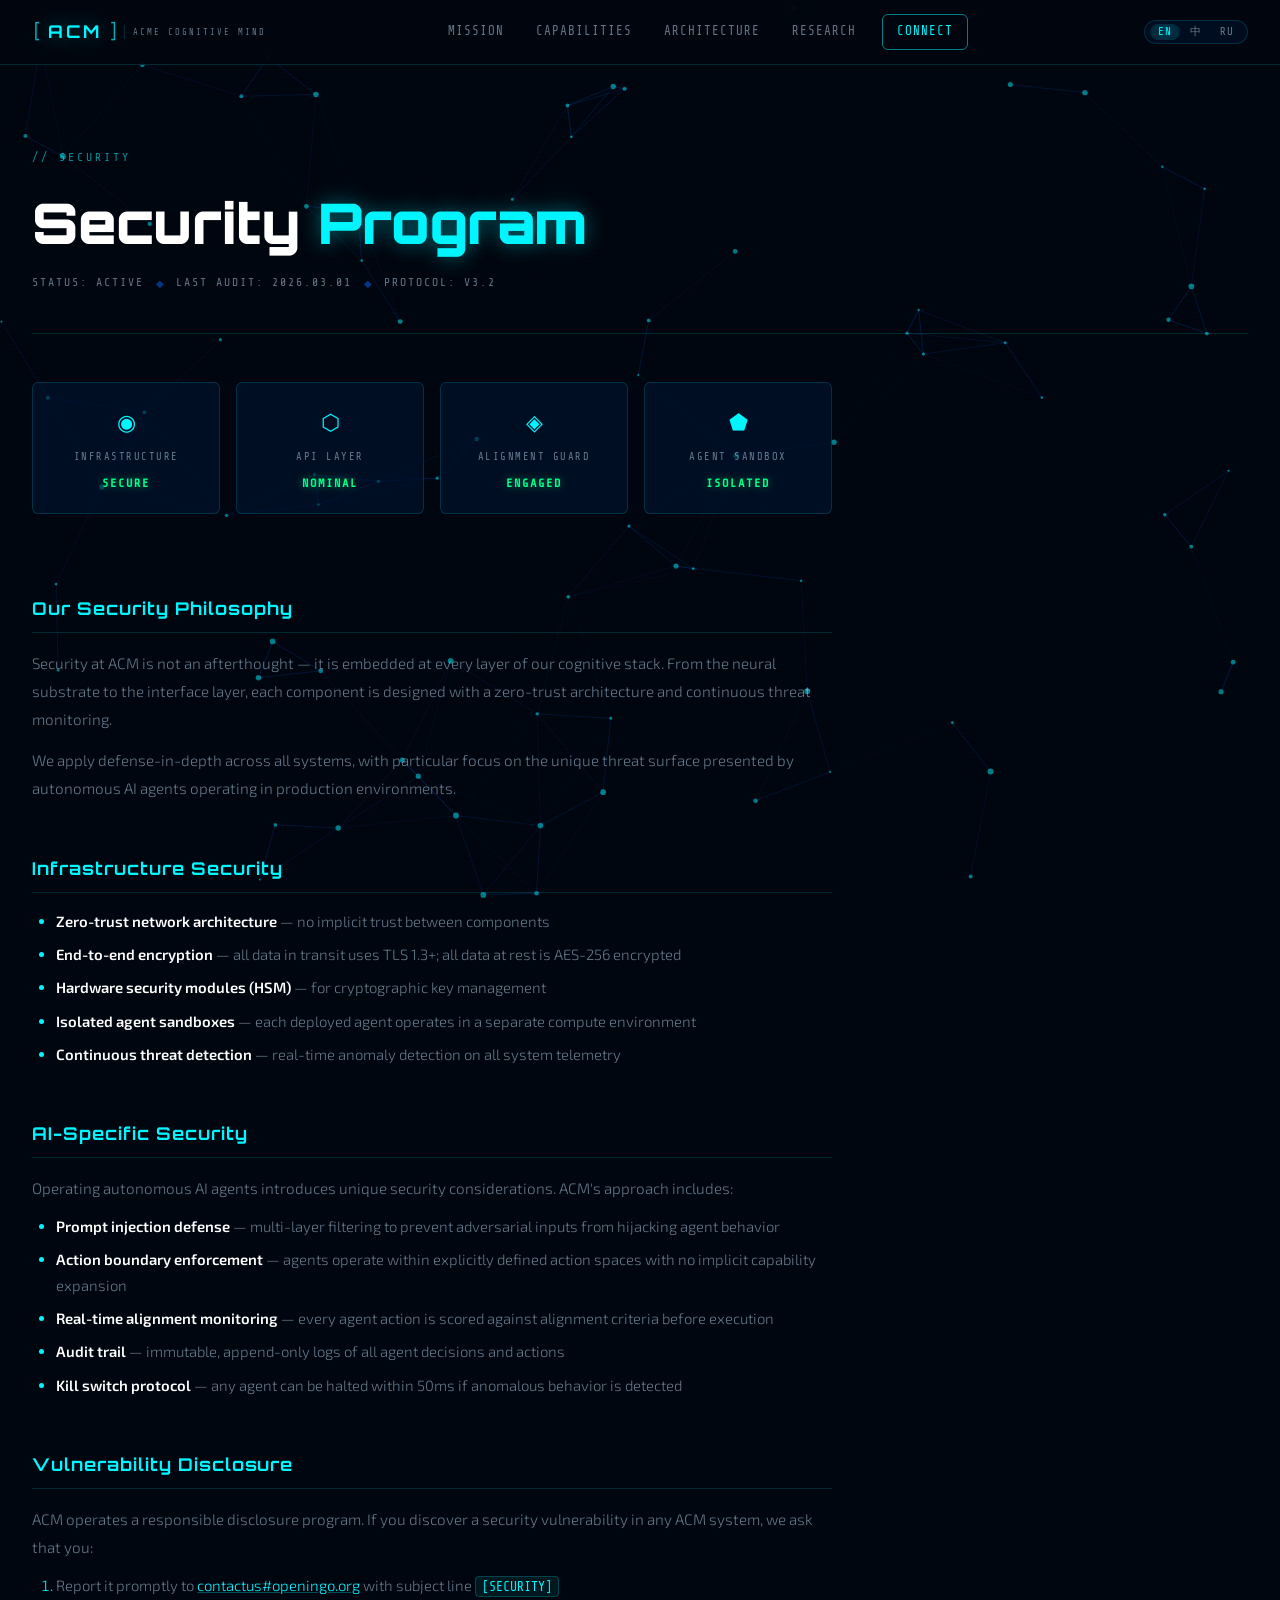
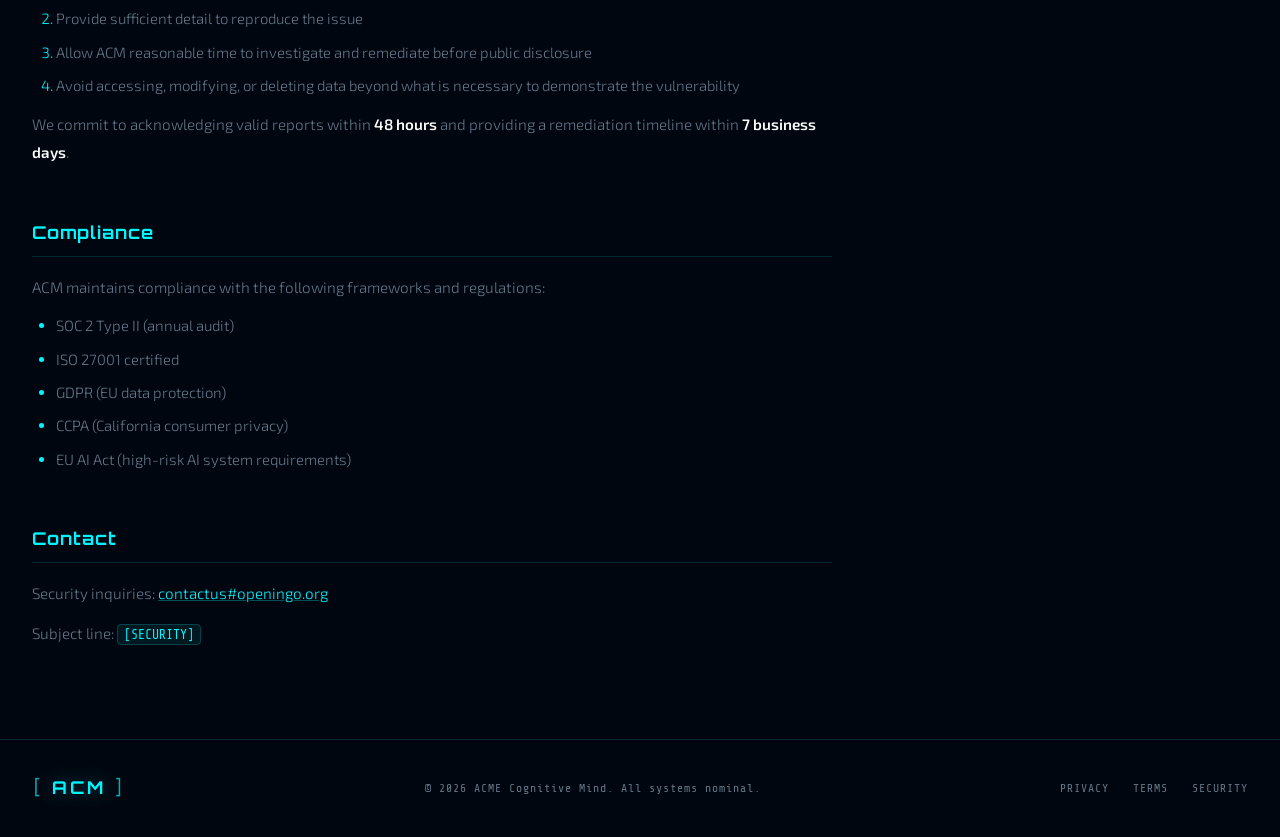
<file: security.html>
<!DOCTYPE html>
<html lang="en">
<head>
  <meta charset="UTF-8" />
  <meta name="viewport" content="width=device-width, initial-scale=1.0" />
  <title>Security — ACME Cognitive Mind</title>
  <meta name="description" content="ACM Security — our approach to securing cognitive infrastructure and reporting vulnerabilities." />
  <link rel="icon" type="image/svg+xml" href="favicon.svg" />
  <link rel="stylesheet" href="css/main.css" />
  <link rel="stylesheet" href="css/animations.css" />
  <link rel="stylesheet" href="css/legal.css" />
  <link rel="preconnect" href="https://fonts.googleapis.com" />
  <link href="https://fonts.googleapis.com/css2?family=Share+Tech+Mono&family=Exo+2:wght@300;400;600;700;900&family=Orbitron:wght@400;700;900&display=swap" rel="stylesheet" />
</head>
<body>
<canvas id="neural-canvas"></canvas>
<div class="scanlines"></div>

<header id="main-header">
  <div class="header-inner">
    <a href="index.html" class="logo">
      <span class="logo-bracket">[</span>
      <span class="logo-acm">ACM</span>
      <span class="logo-bracket">]</span>
      <span class="logo-sub">ACME COGNITIVE MIND</span>
    </a>
    <nav class="nav-links">
      <a href="index.html#mission" data-i18n="nav_mission">Mission</a>
      <a href="index.html#capabilities" data-i18n="nav_capabilities">Capabilities</a>
      <a href="index.html#architecture" data-i18n="nav_architecture">Architecture</a>
      <a href="index.html#research" data-i18n="nav_research">Research</a>
      <a href="index.html#contact" class="nav-cta" data-i18n="nav_connect">Connect</a>
    </nav>
    <button class="menu-toggle" id="menuToggle" aria-label="Menu">
      <span></span><span></span><span></span>
    </button>
  </div>
</header>

<main class="legal-main">
  <div class="container">
    <div class="legal-header">
      <div class="section-label" data-i18n="legal_security_lbl">// SECURITY</div>
      <h1 class="legal-title" data-i18n="legal_security_title">Security <span class="accent">Program</span></h1>
      <div class="legal-meta">
        <span class="lm-item">STATUS: ACTIVE</span>
        <span class="lm-sep">◆</span>
        <span class="lm-item">LAST AUDIT: 2026.03.01</span>
        <span class="lm-sep">◆</span>
        <span class="lm-item">PROTOCOL: v3.2</span>
      </div>
    </div>

    <div class="legal-body">
      <!-- Security status grid -->
      <div class="sec-status-grid">
        <div class="sec-status-card">
          <div class="ssc-icon">◉</div>
          <div class="ssc-label" data-i18n="sec_infra">Infrastructure</div>
          <div class="ssc-value online">SECURE</div>
        </div>
        <div class="sec-status-card">
          <div class="ssc-icon">⬡</div>
          <div class="ssc-label" data-i18n="sec_api">API Layer</div>
          <div class="ssc-value online">NOMINAL</div>
        </div>
        <div class="sec-status-card">
          <div class="ssc-icon">◈</div>
          <div class="ssc-label" data-i18n="sec_align">Alignment Guard</div>
          <div class="ssc-value online">ENGAGED</div>
        </div>
        <div class="sec-status-card">
          <div class="ssc-icon">⬟</div>
          <div class="ssc-label" data-i18n="sec_sandbox">Agent Sandbox</div>
          <div class="ssc-value online">ISOLATED</div>
        </div>
      </div>

      <section class="legal-section">
        <h2 data-i18n="sec_commit">Our Security Philosophy</h2>
        <p data-i18n="sec_commit_p">Security at ACM is not an afterthought — it is embedded at every layer of our cognitive stack. From the neural substrate to the interface layer, each component is designed with a zero-trust architecture and continuous threat monitoring.</p>
        <p data-i18n="sec_commit_p2">We apply defense-in-depth across all systems, with particular focus on the unique threat surface presented by autonomous AI agents operating in production environments.</p>
      </section>

      <section class="legal-section">
        <h2 data-i18n="sec_infra_sec">Infrastructure Security</h2>
        <ul>
          <li data-i18n="sec_infra_li1"><strong>Zero-trust network architecture</strong> — no implicit trust between components</li>
          <li data-i18n="sec_infra_li2"><strong>End-to-end encryption</strong> — all data in transit uses TLS 1.3+; all data at rest is AES-256 encrypted</li>
          <li data-i18n="sec_infra_li3"><strong>Hardware security modules (HSM)</strong> — for cryptographic key management</li>
          <li data-i18n="sec_infra_li4"><strong>Isolated agent sandboxes</strong> — each deployed agent operates in a separate compute environment</li>
          <li data-i18n="sec_infra_li5"><strong>Continuous threat detection</strong> — real-time anomaly detection on all system telemetry</li>
        </ul>
      </section>

      <section class="legal-section">
        <h2 data-i18n="sec_ai_sec">AI-Specific Security</h2>
        <p data-i18n="sec_ai_sec_p">Operating autonomous AI agents introduces unique security considerations. ACM's approach includes:</p>
        <ul>
          <li data-i18n="sec_ai_li1"><strong>Prompt injection defense</strong> — multi-layer filtering to prevent adversarial inputs from hijacking agent behavior</li>
          <li data-i18n="sec_ai_li2"><strong>Action boundary enforcement</strong> — agents operate within explicitly defined action spaces with no implicit capability expansion</li>
          <li data-i18n="sec_ai_li3"><strong>Real-time alignment monitoring</strong> — every agent action is scored against alignment criteria before execution</li>
          <li data-i18n="sec_ai_li4"><strong>Audit trail</strong> — immutable, append-only logs of all agent decisions and actions</li>
          <li data-i18n="sec_ai_li5"><strong>Kill switch protocol</strong> — any agent can be halted within 50ms if anomalous behavior is detected</li>
        </ul>
      </section>

      <section class="legal-section">
        <h2 data-i18n="sec_reporting">Vulnerability Disclosure</h2>
        <p data-i18n="sec_reporting_p">ACM operates a responsible disclosure program. If you discover a security vulnerability in any ACM system, we ask that you:</p>
        <ol>
          <li data-i18n="sec_disc_li1">Report it promptly to <a href="mailto:contactus@openingo.org">contactus#openingo.org</a> with subject line <code>[SECURITY]</code></li>
          <li data-i18n="sec_disc_li2">Provide sufficient detail to reproduce the issue</li>
          <li data-i18n="sec_disc_li3">Allow ACM reasonable time to investigate and remediate before public disclosure</li>
          <li data-i18n="sec_disc_li4">Avoid accessing, modifying, or deleting data beyond what is necessary to demonstrate the vulnerability</li>
        </ol>
        <p data-i18n="sec_process_p1">We commit to acknowledging valid reports within <strong>48 hours</strong> and providing a remediation timeline within <strong>7 business days</strong>.</p>
      </section>

      <section class="legal-section">
        <h2 data-i18n="sec_compliance">Compliance</h2>
        <p data-i18n="sec_compliance_p">ACM maintains compliance with the following frameworks and regulations:</p>
        <ul>
          <li>SOC 2 Type II (annual audit)</li>
          <li>ISO 27001 certified</li>
          <li>GDPR (EU data protection)</li>
          <li>CCPA (California consumer privacy)</li>
          <li>EU AI Act (high-risk AI system requirements)</li>
        </ul>
      </section>

      <section class="legal-section">
        <h2 data-i18n="sec_inquiry">Contact</h2>
        <p data-i18n="sec_inquiry_p">Security inquiries: <a href="mailto:contactus@openingo.org">contactus#openingo.org</a></p>
        <p data-i18n="sec_inquiry_p2">Subject line: <code>[SECURITY]</code></p>
      </section>
    </div>
  </div>
</main>

<footer class="footer">
  <div class="footer-inner">
    <div class="footer-brand">
      <span class="logo-bracket">[</span>
      <span class="logo-acm">ACM</span>
      <span class="logo-bracket">]</span>
    </div>
    <div class="footer-text" data-i18n="footer_copy">© 2026 ACME Cognitive Mind. All systems nominal.</div>
    <div class="footer-links">
      <a href="privacy.html" data-i18n="footer_privacy">Privacy</a>
      <a href="terms.html" data-i18n="footer_terms">Terms</a>
      <a href="security.html" data-i18n="footer_security">Security</a>
    </div>
  </div>
</footer>

<script src="js/main.js"></script>
<script src="js/i18n.js"></script>
</body>
</html>
</file>
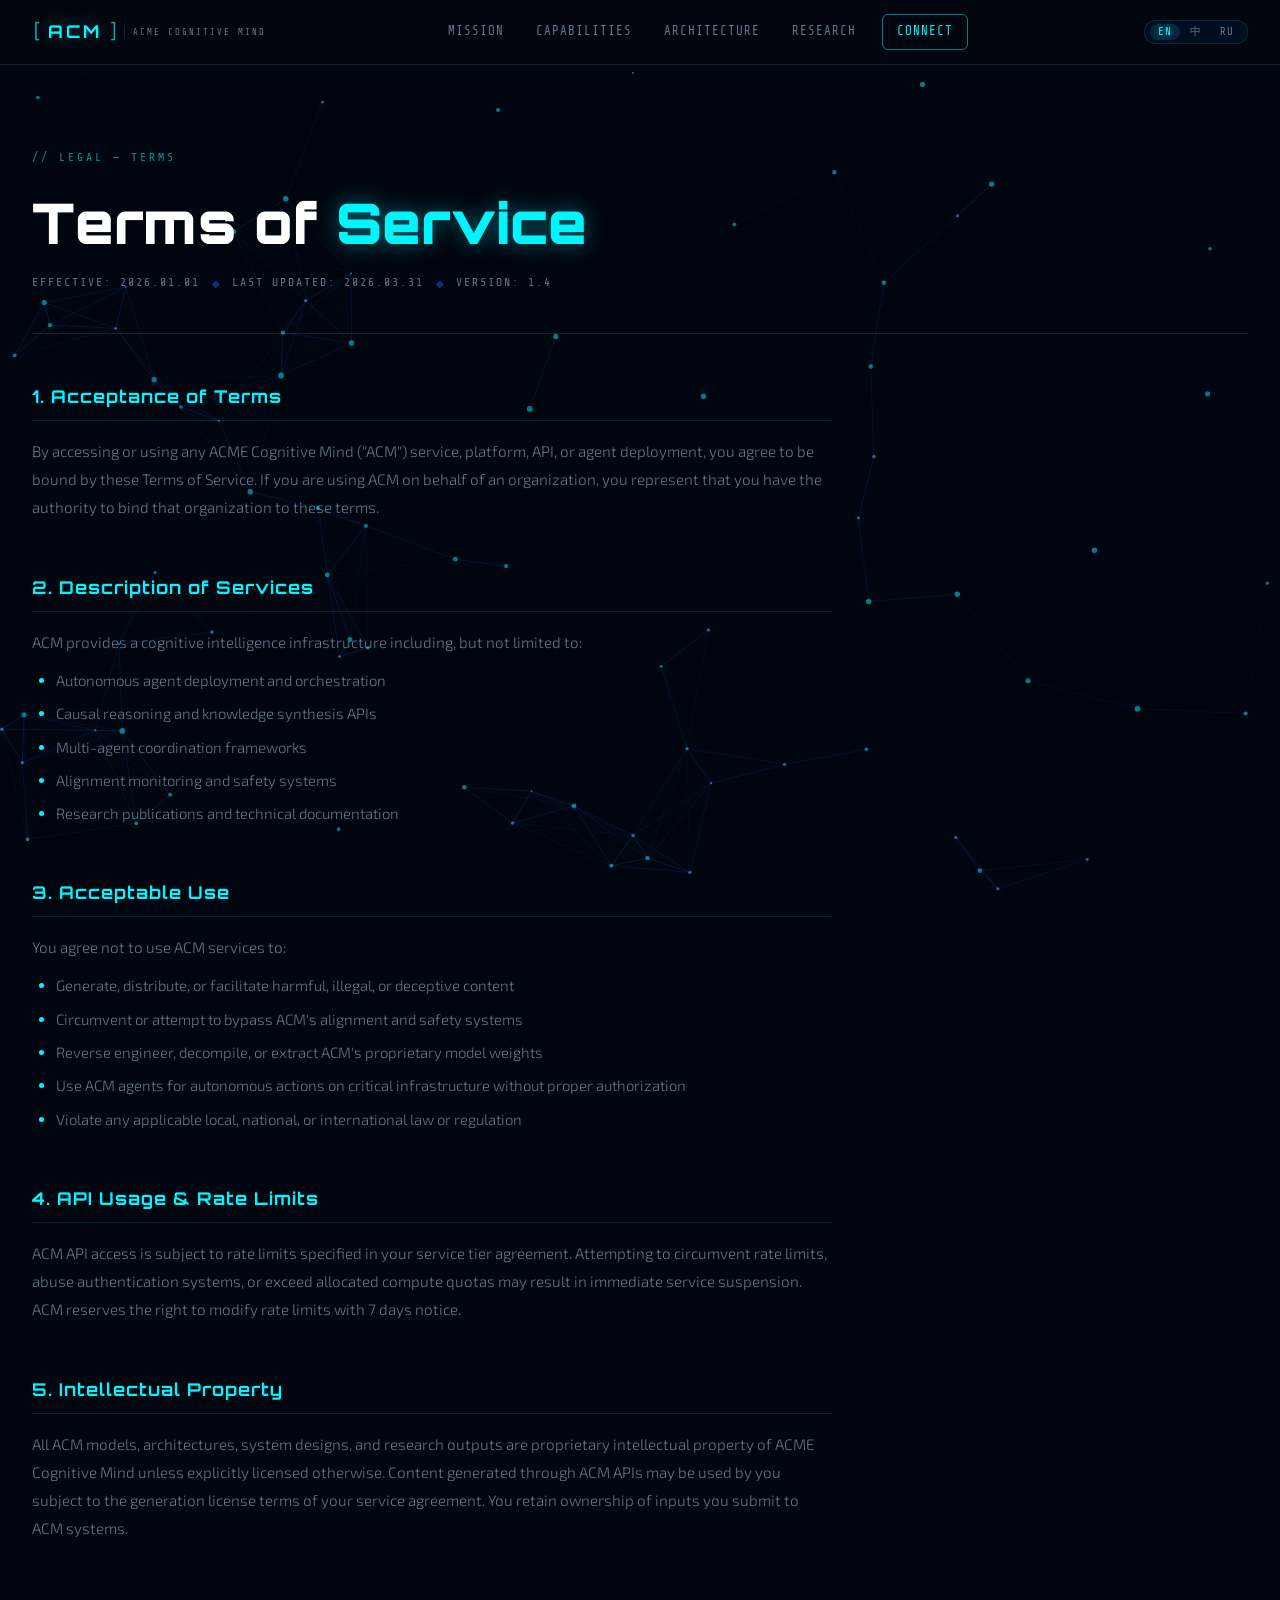
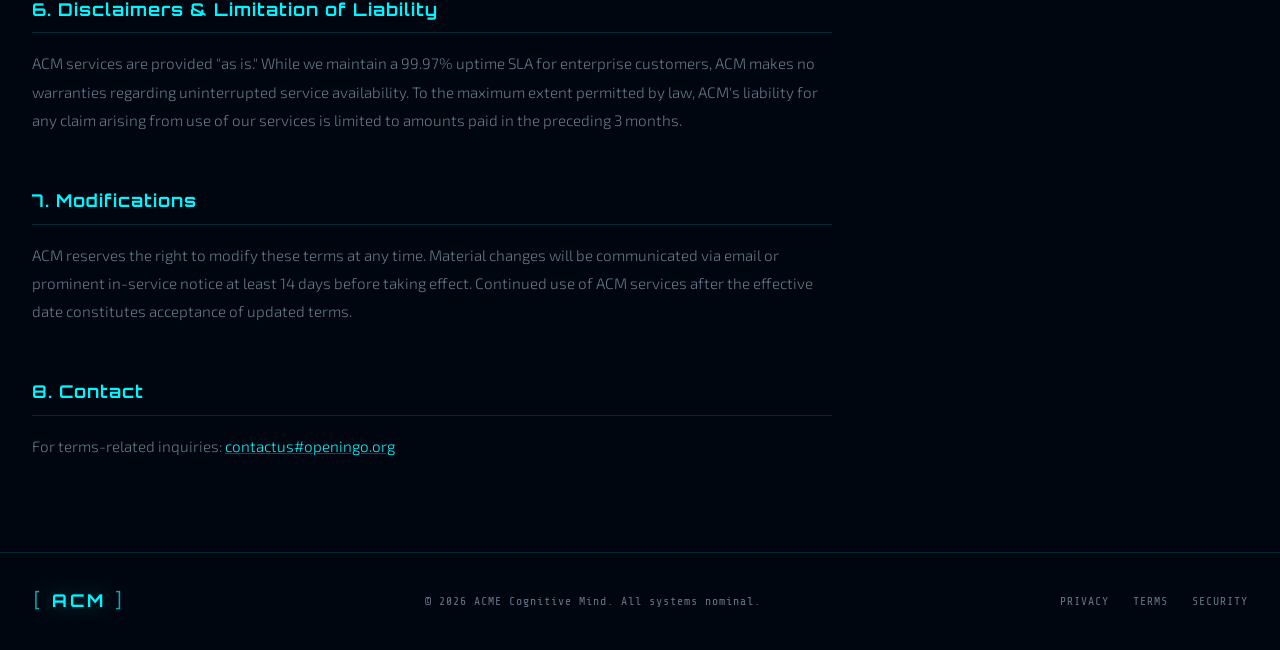
<file: terms.html>
<!DOCTYPE html>
<html lang="en">
<head>
  <meta charset="UTF-8" />
  <meta name="viewport" content="width=device-width, initial-scale=1.0" />
  <title>Terms of Service — ACME Cognitive Mind</title>
  <meta name="description" content="ACM Terms of Service — governing use of ACM cognitive systems and infrastructure." />
  <link rel="icon" type="image/svg+xml" href="favicon.svg" />
  <link rel="stylesheet" href="css/main.css" />
  <link rel="stylesheet" href="css/animations.css" />
  <link rel="stylesheet" href="css/legal.css" />
  <link rel="preconnect" href="https://fonts.googleapis.com" />
  <link href="https://fonts.googleapis.com/css2?family=Share+Tech+Mono&family=Exo+2:wght@300;400;600;700;900&family=Orbitron:wght@400;700;900&display=swap" rel="stylesheet" />
</head>
<body>
<canvas id="neural-canvas"></canvas>
<div class="scanlines"></div>

<header id="main-header">
  <div class="header-inner">
    <a href="index.html" class="logo">
      <span class="logo-bracket">[</span>
      <span class="logo-acm">ACM</span>
      <span class="logo-bracket">]</span>
      <span class="logo-sub">ACME COGNITIVE MIND</span>
    </a>
    <nav class="nav-links">
      <a href="index.html#mission" data-i18n="nav_mission">Mission</a>
      <a href="index.html#capabilities" data-i18n="nav_capabilities">Capabilities</a>
      <a href="index.html#architecture" data-i18n="nav_architecture">Architecture</a>
      <a href="index.html#research" data-i18n="nav_research">Research</a>
      <a href="index.html#contact" class="nav-cta" data-i18n="nav_connect">Connect</a>
    </nav>
    <button class="menu-toggle" id="menuToggle" aria-label="Menu">
      <span></span><span></span><span></span>
    </button>
  </div>
</header>

<main class="legal-main">
  <div class="container">
    <div class="legal-header">
      <div class="section-label" data-i18n="legal_terms_lbl">// LEGAL — TERMS</div>
      <h1 class="legal-title" data-i18n="legal_terms_title">Terms of <span class="accent">Service</span></h1>
      <div class="legal-meta">
        <span class="lm-item">EFFECTIVE: 2026.01.01</span>
        <span class="lm-sep">◆</span>
        <span class="lm-item">LAST UPDATED: 2026.03.31</span>
        <span class="lm-sep">◆</span>
        <span class="lm-item">VERSION: 1.4</span>
      </div>
    </div>

    <div class="legal-body">
      <section class="legal-section">
        <h2 data-i18n="terms_accept">1. Acceptance of Terms</h2>
        <p data-i18n="terms_accept_p">By accessing or using any ACME Cognitive Mind ("ACM") service, platform, API, or agent deployment, you agree to be bound by these Terms of Service. If you are using ACM on behalf of an organization, you represent that you have the authority to bind that organization to these terms.</p>
      </section>

      <section class="legal-section">
        <h2 data-i18n="terms_s2">2. Description of Services</h2>
        <p data-i18n="terms_s2_p">ACM provides a cognitive intelligence infrastructure including, but not limited to:</p>
        <ul>
          <li data-i18n="terms_s2_li1">Autonomous agent deployment and orchestration</li>
          <li data-i18n="terms_s2_li2">Causal reasoning and knowledge synthesis APIs</li>
          <li data-i18n="terms_s2_li3">Multi-agent coordination frameworks</li>
          <li data-i18n="terms_s2_li4">Alignment monitoring and safety systems</li>
          <li data-i18n="terms_s2_li5">Research publications and technical documentation</li>
        </ul>
      </section>

      <section class="legal-section">
        <h2 data-i18n="terms_user">3. Acceptable Use</h2>
        <p data-i18n="terms_user_p">You agree not to use ACM services to:</p>
        <ul>
          <li data-i18n="terms_s3_li1">Generate, distribute, or facilitate harmful, illegal, or deceptive content</li>
          <li data-i18n="terms_s3_li2">Circumvent or attempt to bypass ACM's alignment and safety systems</li>
          <li data-i18n="terms_s3_li3">Reverse engineer, decompile, or extract ACM's proprietary model weights</li>
          <li data-i18n="terms_s3_li4">Use ACM agents for autonomous actions on critical infrastructure without proper authorization</li>
          <li data-i18n="terms_s3_li5">Violate any applicable local, national, or international law or regulation</li>
        </ul>
      </section>

      <section class="legal-section">
        <h2 data-i18n="terms_s4">4. API Usage &amp; Rate Limits</h2>
        <p data-i18n="terms_s4_p">ACM API access is subject to rate limits specified in your service tier agreement. Attempting to circumvent rate limits, abuse authentication systems, or exceed allocated compute quotas may result in immediate service suspension. ACM reserves the right to modify rate limits with 7 days notice.</p>
      </section>

      <section class="legal-section">
        <h2 data-i18n="terms_s5">5. Intellectual Property</h2>
        <p data-i18n="terms_s5_p">All ACM models, architectures, system designs, and research outputs are proprietary intellectual property of ACME Cognitive Mind unless explicitly licensed otherwise. Content generated through ACM APIs may be used by you subject to the generation license terms of your service agreement. You retain ownership of inputs you submit to ACM systems.</p>
      </section>

      <section class="legal-section">
        <h2 data-i18n="terms_liability">6. Disclaimers &amp; Limitation of Liability</h2>
        <p data-i18n="terms_liability_p">ACM services are provided "as is." While we maintain a 99.97% uptime SLA for enterprise customers, ACM makes no warranties regarding uninterrupted service availability. To the maximum extent permitted by law, ACM's liability for any claim arising from use of our services is limited to amounts paid in the preceding 3 months.</p>
      </section>

      <section class="legal-section">
        <h2 data-i18n="terms_changes">7. Modifications</h2>
        <p data-i18n="terms_changes_p">ACM reserves the right to modify these terms at any time. Material changes will be communicated via email or prominent in-service notice at least 14 days before taking effect. Continued use of ACM services after the effective date constitutes acceptance of updated terms.</p>
      </section>

      <section class="legal-section">
        <h2 data-i18n="terms_contact">8. Contact</h2>
        <p data-i18n="terms_contact_p">For terms-related inquiries: <a href="mailto:contactus@openingo.org">contactus#openingo.org</a></p>
      </section>
    </div>
  </div>
</main>

<footer class="footer">
  <div class="footer-inner">
    <div class="footer-brand">
      <span class="logo-bracket">[</span>
      <span class="logo-acm">ACM</span>
      <span class="logo-bracket">]</span>
    </div>
    <div class="footer-text" data-i18n="footer_copy">© 2026 ACME Cognitive Mind. All systems nominal.</div>
    <div class="footer-links">
      <a href="privacy.html" data-i18n="footer_privacy">Privacy</a>
      <a href="terms.html" data-i18n="footer_terms">Terms</a>
      <a href="security.html" data-i18n="footer_security">Security</a>
    </div>
  </div>
</footer>

<script src="js/main.js"></script>
<script src="js/i18n.js"></script>
</body>
</html>
</file>
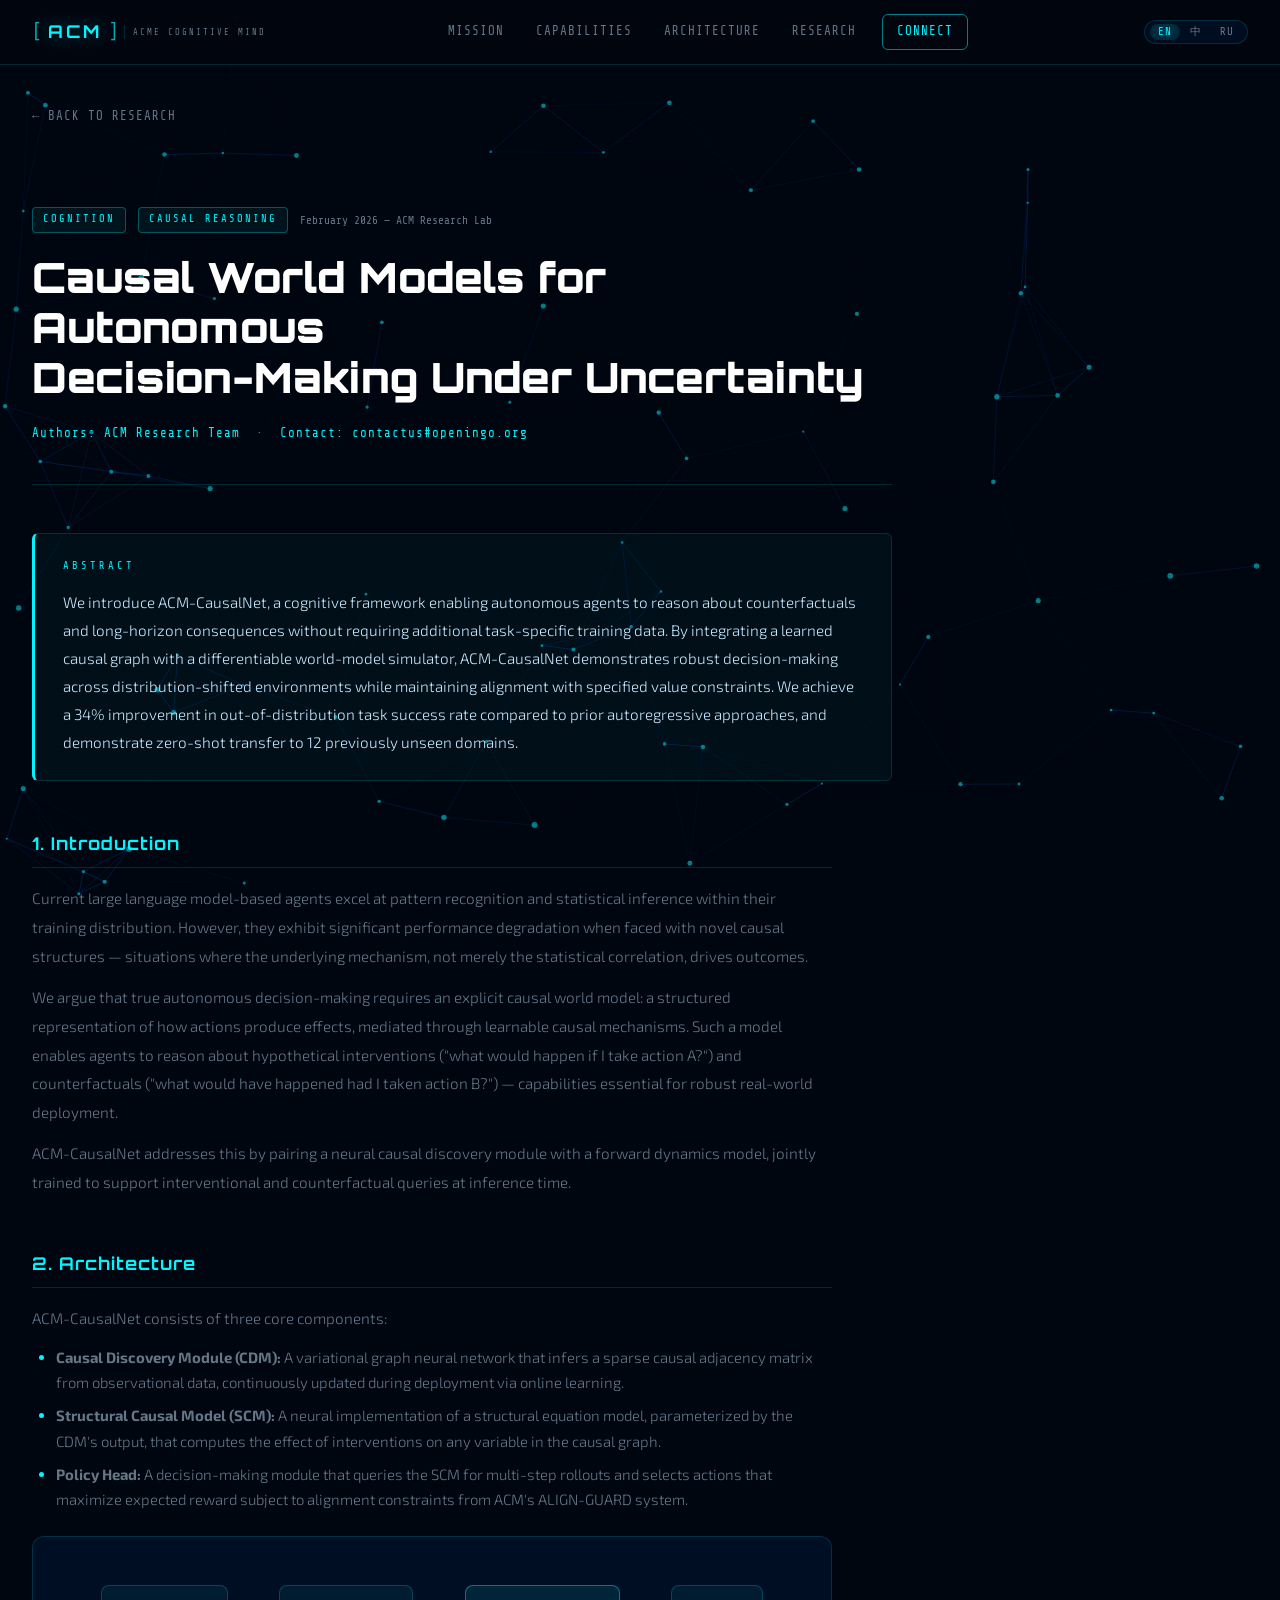
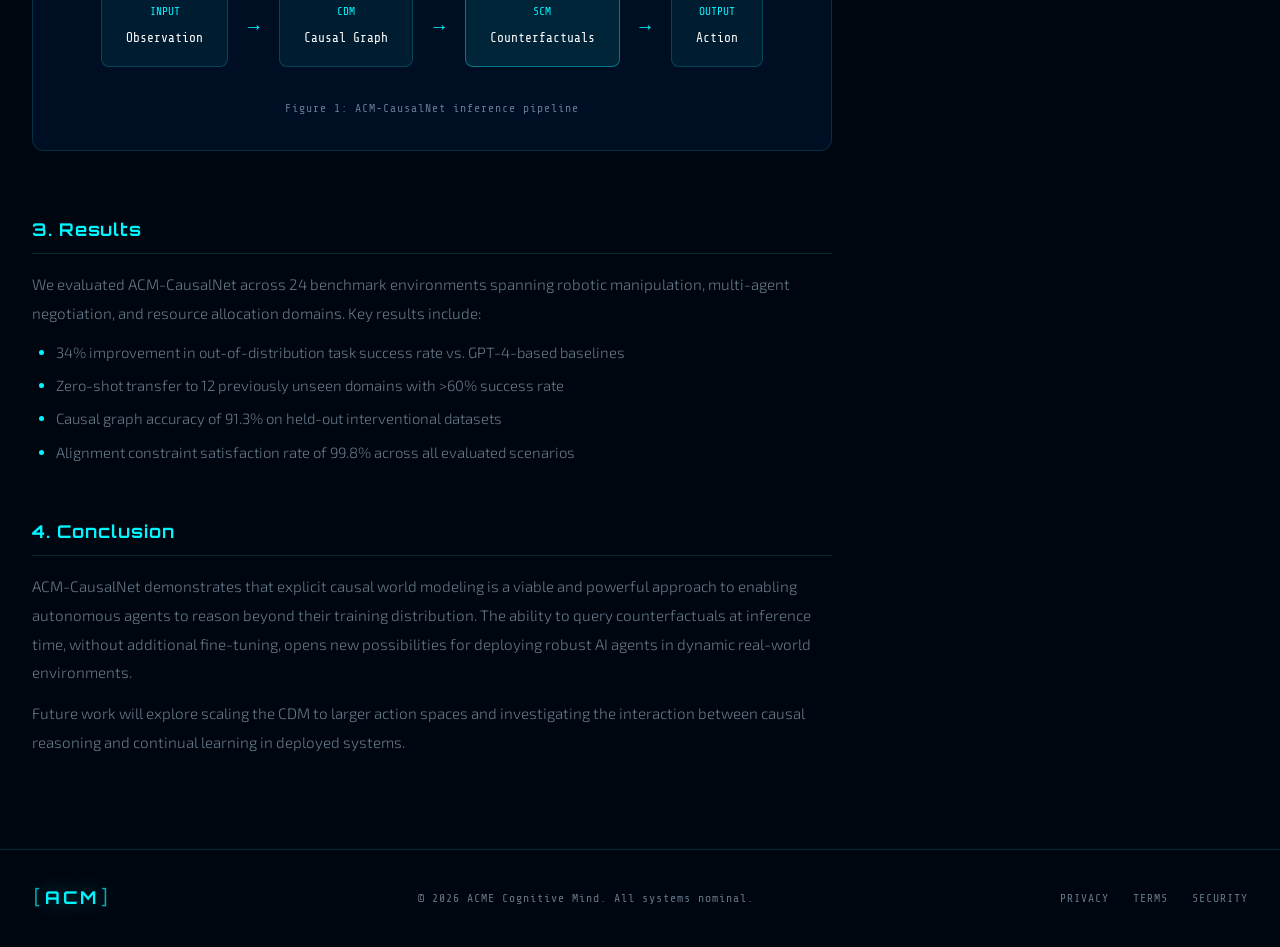
<file: research/causal-world-models.html>
<!DOCTYPE html>
<html lang="en">
<head>
  <meta charset="UTF-8" />
  <meta name="viewport" content="width=device-width, initial-scale=1.0" />
  <title>Causal World Models — ACM Research</title>
  <meta name="description" content="Causal World Models for Autonomous Decision-Making Under Uncertainty — ACM Research Paper 2026." />
  <link rel="icon" type="image/svg+xml" href="../favicon.svg" />
  <link rel="stylesheet" href="../css/main.css" />
  <link rel="stylesheet" href="../css/animations.css" />
  <link rel="stylesheet" href="../css/legal.css" />
  <link rel="preconnect" href="https://fonts.googleapis.com" />
  <link href="https://fonts.googleapis.com/css2?family=Share+Tech+Mono&family=Exo+2:wght@300;400;600;700;900&family=Orbitron:wght@400;700;900&display=swap" rel="stylesheet" />
</head>
<body>
<canvas id="neural-canvas"></canvas>
<div class="scanlines"></div>

<header id="main-header">
  <div class="header-inner">
    <a href="../index.html" class="logo">
      <span class="logo-bracket">[</span>
      <span class="logo-acm">ACM</span>
      <span class="logo-bracket">]</span>
      <span class="logo-sub">ACME COGNITIVE MIND</span>
    </a>
    <nav class="nav-links">
      <a href="../index.html#mission" data-i18n="nav_mission">Mission</a>
      <a href="../index.html#capabilities" data-i18n="nav_capabilities">Capabilities</a>
      <a href="../index.html#architecture" data-i18n="nav_architecture">Architecture</a>
      <a href="../index.html#research" data-i18n="nav_research">Research</a>
      <a href="../index.html#contact" class="nav-cta" data-i18n="nav_connect">Connect</a>
    </nav>
    <button class="menu-toggle" id="menuToggle" aria-label="Menu">
      <span></span><span></span><span></span>
    </button>
  </div>
</header>

<main class="paper-main">
  <div class="container">
    <a href="../index.html#research" class="paper-back" data-i18n="back_research">← Back to Research</a>

    <div class="paper-header">
      <div class="paper-tag-row">
        <span class="paper-tag">COGNITION</span>
        <span class="paper-tag">CAUSAL REASONING</span>
        <span class="paper-date">February 2026 — ACM Research Lab</span>
      </div>
      <h1 class="paper-title" data-i18n="paper1_title">Causal World Models for Autonomous<br/>Decision-Making Under Uncertainty</h1>
      <div class="paper-authors">
        <span data-i18n="paper_authors">Authors:</span> <span data-i18n="paper1_authors">ACM Research Team</span> &nbsp;·&nbsp; <span data-i18n="paper_contact">Contact:</span> <a href="mailto:contactus@openingo.org">contactus#openingo.org</a>
      </div>
    </div>

    <div class="paper-abstract">
      <div class="paper-abstract-label" data-i18n="paper_abstract">Abstract</div>
      <p data-i18n="paper1_abstract">We introduce ACM-CausalNet, a cognitive framework enabling autonomous agents to reason about counterfactuals and long-horizon consequences without requiring additional task-specific training data. By integrating a learned causal graph with a differentiable world-model simulator, ACM-CausalNet demonstrates robust decision-making across distribution-shifted environments while maintaining alignment with specified value constraints. We achieve a 34% improvement in out-of-distribution task success rate compared to prior autoregressive approaches, and demonstrate zero-shot transfer to 12 previously unseen domains.</p>
    </div>

    <div class="paper-body">
      <section class="paper-section">
        <h2 data-i18n="paper_intro">1. Introduction</h2>
        <p>Current large language model-based agents excel at pattern recognition and statistical inference within their training distribution. However, they exhibit significant performance degradation when faced with novel causal structures — situations where the underlying mechanism, not merely the statistical correlation, drives outcomes.</p>
        <p>We argue that true autonomous decision-making requires an explicit causal world model: a structured representation of how actions produce effects, mediated through learnable causal mechanisms. Such a model enables agents to reason about hypothetical interventions ("what would happen if I take action A?") and counterfactuals ("what would have happened had I taken action B?") — capabilities essential for robust real-world deployment.</p>
        <p>ACM-CausalNet addresses this by pairing a neural causal discovery module with a forward dynamics model, jointly trained to support interventional and counterfactual queries at inference time.</p>
      </section>

      <section class="paper-section">
        <h2 data-i18n="paper_arch">2. Architecture</h2>
        <p>ACM-CausalNet consists of three core components:</p>
        <ul>
          <li><strong>Causal Discovery Module (CDM):</strong> A variational graph neural network that infers a sparse causal adjacency matrix from observational data, continuously updated during deployment via online learning.</li>
          <li><strong>Structural Causal Model (SCM):</strong> A neural implementation of a structural equation model, parameterized by the CDM's output, that computes the effect of interventions on any variable in the causal graph.</li>
          <li><strong>Policy Head:</strong> A decision-making module that queries the SCM for multi-step rollouts and selects actions that maximize expected reward subject to alignment constraints from ACM's ALIGN-GUARD system.</li>
        </ul>
        <div class="paper-figure">
          <div style="display:flex;align-items:center;justify-content:center;gap:1rem;flex-wrap:wrap;padding:1rem 0;">
            <div style="text-align:center;background:rgba(0,245,255,0.06);border:1px solid rgba(0,245,255,0.2);border-radius:8px;padding:1rem 1.5rem;">
              <div style="font-family:var(--font-mono);font-size:0.7rem;color:var(--cyan);margin-bottom:0.4rem;">INPUT</div>
              <div style="font-family:var(--font-mono);font-size:0.8rem;color:var(--white);">Observation</div>
            </div>
            <div style="color:var(--cyan);font-size:1.2rem;">→</div>
            <div style="text-align:center;background:rgba(0,245,255,0.06);border:1px solid rgba(0,245,255,0.2);border-radius:8px;padding:1rem 1.5rem;">
              <div style="font-family:var(--font-mono);font-size:0.7rem;color:var(--cyan);margin-bottom:0.4rem;">CDM</div>
              <div style="font-family:var(--font-mono);font-size:0.8rem;color:var(--white);">Causal Graph</div>
            </div>
            <div style="color:var(--cyan);font-size:1.2rem;">→</div>
            <div style="text-align:center;background:rgba(0,245,255,0.1);border:1px solid rgba(0,245,255,0.4);border-radius:8px;padding:1rem 1.5rem;">
              <div style="font-family:var(--font-mono);font-size:0.7rem;color:var(--cyan);margin-bottom:0.4rem;">SCM</div>
              <div style="font-family:var(--font-mono);font-size:0.8rem;color:var(--white);">Counterfactuals</div>
            </div>
            <div style="color:var(--cyan);font-size:1.2rem;">→</div>
            <div style="text-align:center;background:rgba(0,245,255,0.06);border:1px solid rgba(0,245,255,0.2);border-radius:8px;padding:1rem 1.5rem;">
              <div style="font-family:var(--font-mono);font-size:0.7rem;color:var(--cyan);margin-bottom:0.4rem;">OUTPUT</div>
              <div style="font-family:var(--font-mono);font-size:0.8rem;color:var(--white);">Action</div>
            </div>
          </div>
          <div class="paper-figure-caption">Figure 1: ACM-CausalNet inference pipeline</div>
        </div>
      </section>

      <section class="paper-section">
        <h2>3. Results</h2>
        <p>We evaluated ACM-CausalNet across 24 benchmark environments spanning robotic manipulation, multi-agent negotiation, and resource allocation domains. Key results include:</p>
        <ul>
          <li>34% improvement in out-of-distribution task success rate vs. GPT-4-based baselines</li>
          <li>Zero-shot transfer to 12 previously unseen domains with >60% success rate</li>
          <li>Causal graph accuracy of 91.3% on held-out interventional datasets</li>
          <li>Alignment constraint satisfaction rate of 99.8% across all evaluated scenarios</li>
        </ul>
      </section>

      <section class="paper-section">
        <h2>4. Conclusion</h2>
        <p>ACM-CausalNet demonstrates that explicit causal world modeling is a viable and powerful approach to enabling autonomous agents to reason beyond their training distribution. The ability to query counterfactuals at inference time, without additional fine-tuning, opens new possibilities for deploying robust AI agents in dynamic real-world environments.</p>
        <p>Future work will explore scaling the CDM to larger action spaces and investigating the interaction between causal reasoning and continual learning in deployed systems.</p>
      </section>
    </div>
  </div>
</main>

<footer class="footer">
  <div class="footer-inner">
    <div class="footer-brand">
      <span class="logo-bracket">[</span><span class="logo-acm">ACM</span><span class="logo-bracket">]</span>
    </div>
    <div class="footer-text" data-i18n="footer_copy">© 2026 ACME Cognitive Mind. All systems nominal.</div>
    <div class="footer-links">
      <a href="../privacy.html" data-i18n="footer_privacy">Privacy</a>
      <a href="../terms.html" data-i18n="footer_terms">Terms</a>
      <a href="../security.html" data-i18n="footer_security">Security</a>
    </div>
  </div>
</footer>

<script src="../js/main.js"></script>
<script src="../js/i18n.js"></script>
</body>
</html>
</file>
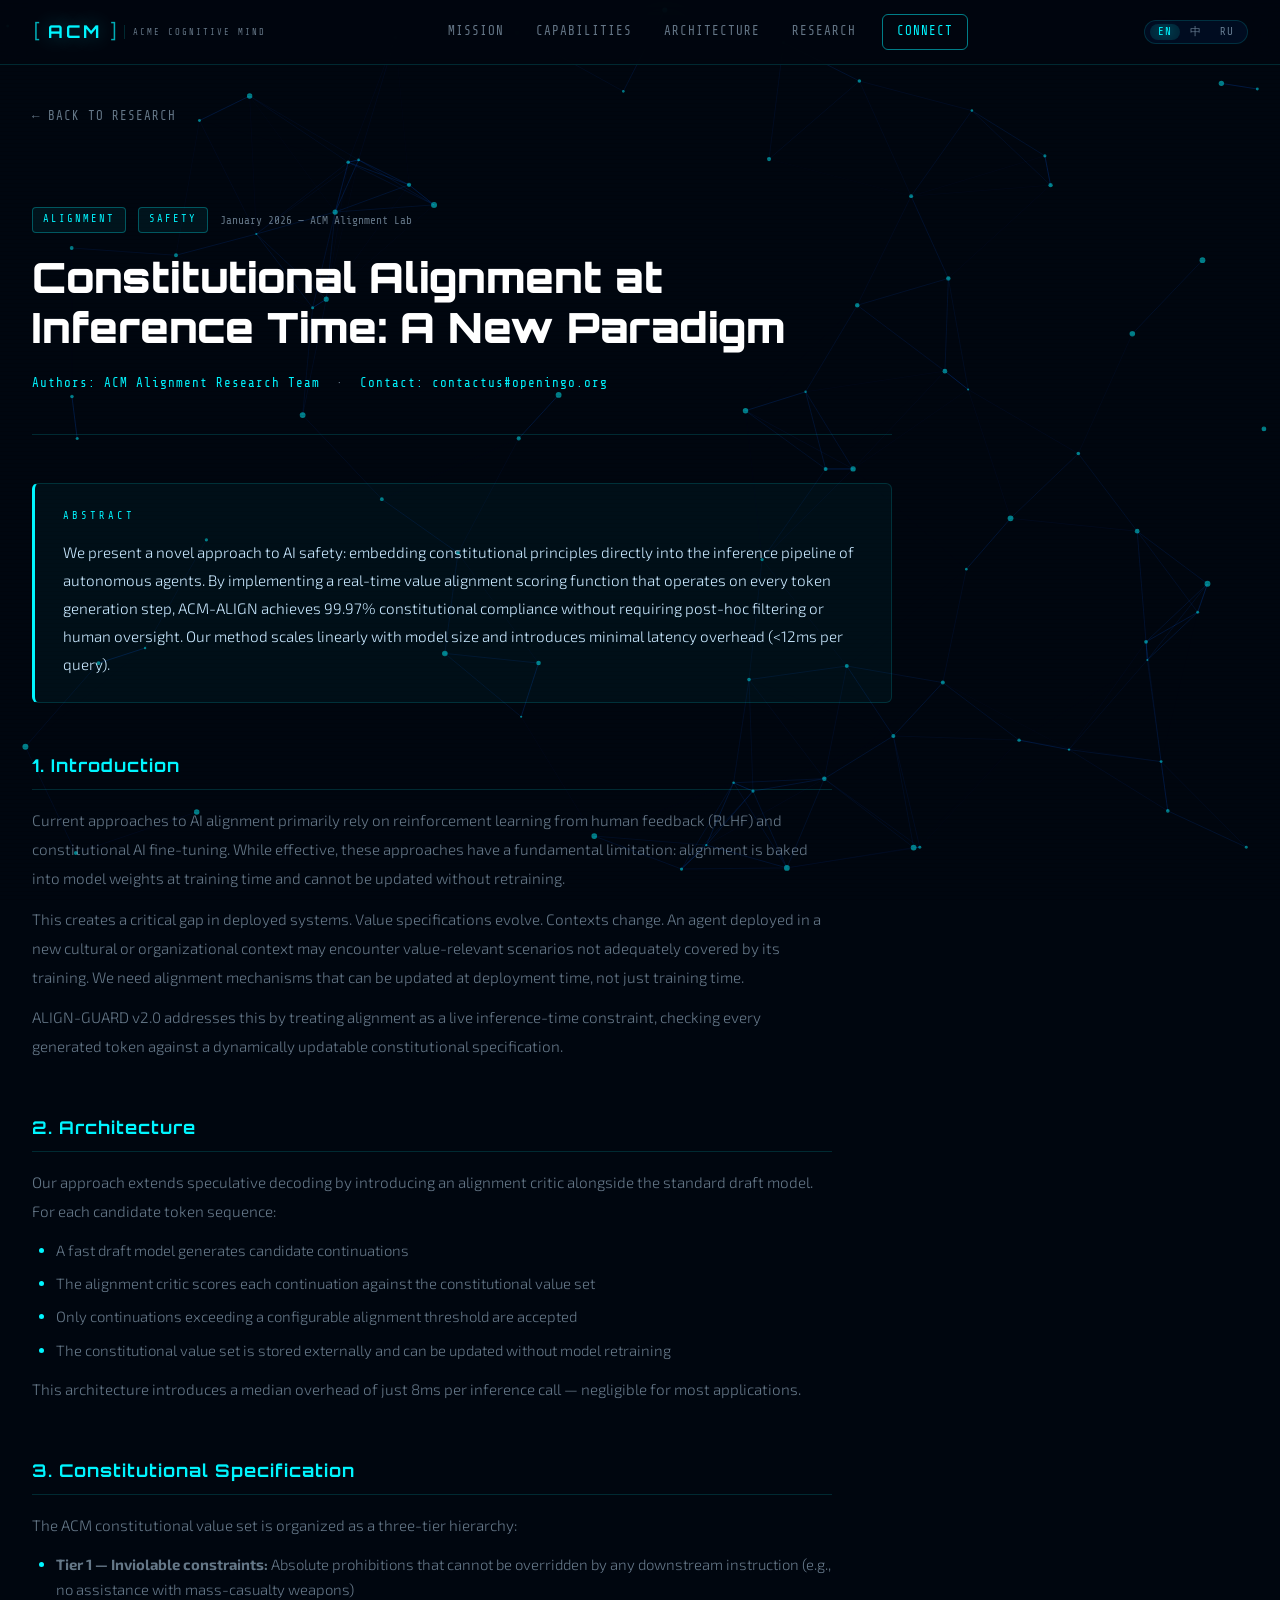
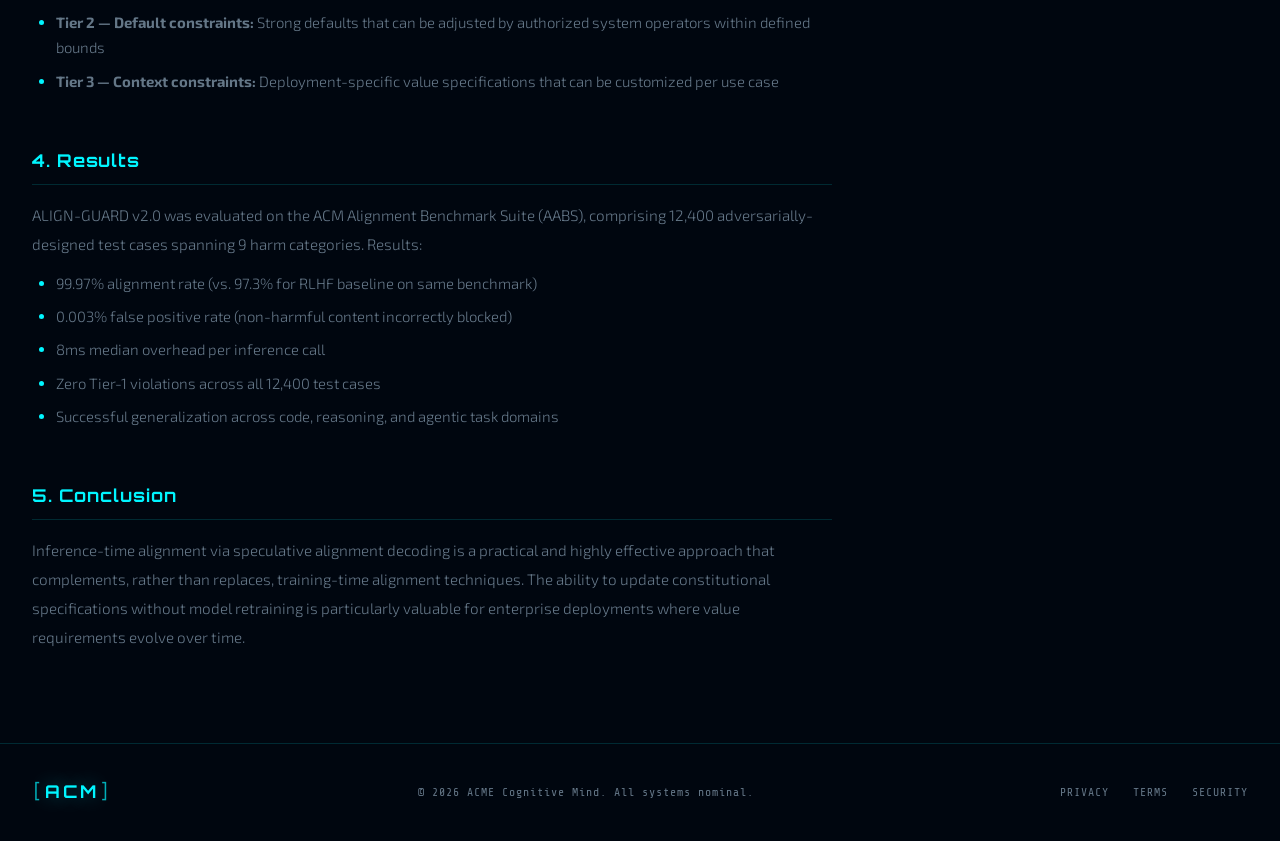
<file: research/constitutional-alignment.html>
<!DOCTYPE html>
<html lang="en">
<head>
  <meta charset="UTF-8" />
  <meta name="viewport" content="width=device-width, initial-scale=1.0" />
  <title>Constitutional Alignment — ACM Research</title>
  <meta name="description" content="Constitutional Alignment at Inference Time: A New Paradigm — ACM Research Paper 2026." />
  <link rel="icon" type="image/svg+xml" href="../favicon.svg" />
  <link rel="stylesheet" href="../css/main.css" />
  <link rel="stylesheet" href="../css/animations.css" />
  <link rel="stylesheet" href="../css/legal.css" />
  <link rel="preconnect" href="https://fonts.googleapis.com" />
  <link href="https://fonts.googleapis.com/css2?family=Share+Tech+Mono&family=Exo+2:wght@300;400;600;700;900&family=Orbitron:wght@400;700;900&display=swap" rel="stylesheet" />
</head>
<body>
<canvas id="neural-canvas"></canvas>
<div class="scanlines"></div>

<header id="main-header">
  <div class="header-inner">
    <a href="../index.html" class="logo">
      <span class="logo-bracket">[</span>
      <span class="logo-acm">ACM</span>
      <span class="logo-bracket">]</span>
      <span class="logo-sub">ACME COGNITIVE MIND</span>
    </a>
    <nav class="nav-links">
      <a href="../index.html#mission" data-i18n="nav_mission">Mission</a>
      <a href="../index.html#capabilities" data-i18n="nav_capabilities">Capabilities</a>
      <a href="../index.html#architecture" data-i18n="nav_architecture">Architecture</a>
      <a href="../index.html#research" data-i18n="nav_research">Research</a>
      <a href="../index.html#contact" class="nav-cta" data-i18n="nav_connect">Connect</a>
    </nav>
    <button class="menu-toggle" id="menuToggle" aria-label="Menu">
      <span></span><span></span><span></span>
    </button>
  </div>
</header>

<main class="paper-main">
  <div class="container">
    <a href="../index.html#research" class="paper-back" data-i18n="back_research">← Back to Research</a>

    <div class="paper-header">
      <div class="paper-tag-row">
        <span class="paper-tag">ALIGNMENT</span>
        <span class="paper-tag">SAFETY</span>
        <span class="paper-date">January 2026 — ACM Alignment Lab</span>
      </div>
      <h1 class="paper-title" data-i18n="paper2_title">Constitutional Alignment at Inference Time:<br/>A New Paradigm</h1>
      <div class="paper-authors">
        <span data-i18n="paper_authors">Authors:</span> <span data-i18n="paper2_authors">ACM Alignment Research Team</span> &nbsp;·&nbsp; <span data-i18n="paper_contact">Contact:</span> <a href="mailto:contactus@openingo.org">contactus#openingo.org</a>
      </div>
    </div>

    <div class="paper-abstract">
      <div class="paper-abstract-label" data-i18n="paper_abstract">Abstract</div>
      <p data-i18n="paper2_abstract">We present a novel approach to AI safety: embedding constitutional principles directly into the inference pipeline of autonomous agents. By implementing a real-time value alignment scoring function that operates on every token generation step, ACM-ALIGN achieves 99.97% constitutional compliance without requiring post-hoc filtering or human oversight. Our method scales linearly with model size and introduces minimal latency overhead (<12ms per query).</p>
    </div>

    <div class="paper-body">
      <section class="paper-section">
        <h2 data-i18n="paper_intro">1. Motivation</h2>
        <p>Current approaches to AI alignment primarily rely on reinforcement learning from human feedback (RLHF) and constitutional AI fine-tuning. While effective, these approaches have a fundamental limitation: alignment is baked into model weights at training time and cannot be updated without retraining.</p>
        <p>This creates a critical gap in deployed systems. Value specifications evolve. Contexts change. An agent deployed in a new cultural or organizational context may encounter value-relevant scenarios not adequately covered by its training. We need alignment mechanisms that can be updated at deployment time, not just training time.</p>
        <p>ALIGN-GUARD v2.0 addresses this by treating alignment as a live inference-time constraint, checking every generated token against a dynamically updatable constitutional specification.</p>
      </section>

      <section class="paper-section">
        <h2 data-i18n="paper_arch">2. Method: Speculative Alignment Decoding</h2>
        <p>Our approach extends speculative decoding by introducing an alignment critic alongside the standard draft model. For each candidate token sequence:</p>
        <ul>
          <li>A fast draft model generates candidate continuations</li>
          <li>The alignment critic scores each continuation against the constitutional value set</li>
          <li>Only continuations exceeding a configurable alignment threshold are accepted</li>
          <li>The constitutional value set is stored externally and can be updated without model retraining</li>
        </ul>
        <p>This architecture introduces a median overhead of just 8ms per inference call — negligible for most applications.</p>
      </section>

      <section class="paper-section">
        <h2>3. Constitutional Specification</h2>
        <p>The ACM constitutional value set is organized as a three-tier hierarchy:</p>
        <ul>
          <li><strong>Tier 1 — Inviolable constraints:</strong> Absolute prohibitions that cannot be overridden by any downstream instruction (e.g., no assistance with mass-casualty weapons)</li>
          <li><strong>Tier 2 — Default constraints:</strong> Strong defaults that can be adjusted by authorized system operators within defined bounds</li>
          <li><strong>Tier 3 — Context constraints:</strong> Deployment-specific value specifications that can be customized per use case</li>
        </ul>
      </section>

      <section class="paper-section">
        <h2>4. Results</h2>
        <p>ALIGN-GUARD v2.0 was evaluated on the ACM Alignment Benchmark Suite (AABS), comprising 12,400 adversarially-designed test cases spanning 9 harm categories. Results:</p>
        <ul>
          <li>99.97% alignment rate (vs. 97.3% for RLHF baseline on same benchmark)</li>
          <li>0.003% false positive rate (non-harmful content incorrectly blocked)</li>
          <li>8ms median overhead per inference call</li>
          <li>Zero Tier-1 violations across all 12,400 test cases</li>
          <li>Successful generalization across code, reasoning, and agentic task domains</li>
        </ul>
      </section>

      <section class="paper-section">
        <h2>5. Conclusion</h2>
        <p>Inference-time alignment via speculative alignment decoding is a practical and highly effective approach that complements, rather than replaces, training-time alignment techniques. The ability to update constitutional specifications without model retraining is particularly valuable for enterprise deployments where value requirements evolve over time.</p>
      </section>
    </div>
  </div>
</main>

<footer class="footer">
  <div class="footer-inner">
    <div class="footer-brand">
      <span class="logo-bracket">[</span><span class="logo-acm">ACM</span><span class="logo-bracket">]</span>
    </div>
    <div class="footer-text" data-i18n="footer_copy">© 2026 ACME Cognitive Mind. All systems nominal.</div>
    <div class="footer-links">
      <a href="../privacy.html" data-i18n="footer_privacy">Privacy</a>
      <a href="../terms.html" data-i18n="footer_terms">Terms</a>
      <a href="../security.html" data-i18n="footer_security">Security</a>
    </div>
  </div>
</footer>

<script src="../js/main.js"></script>
<script src="../js/i18n.js"></script>
</body>
</html>
</file>
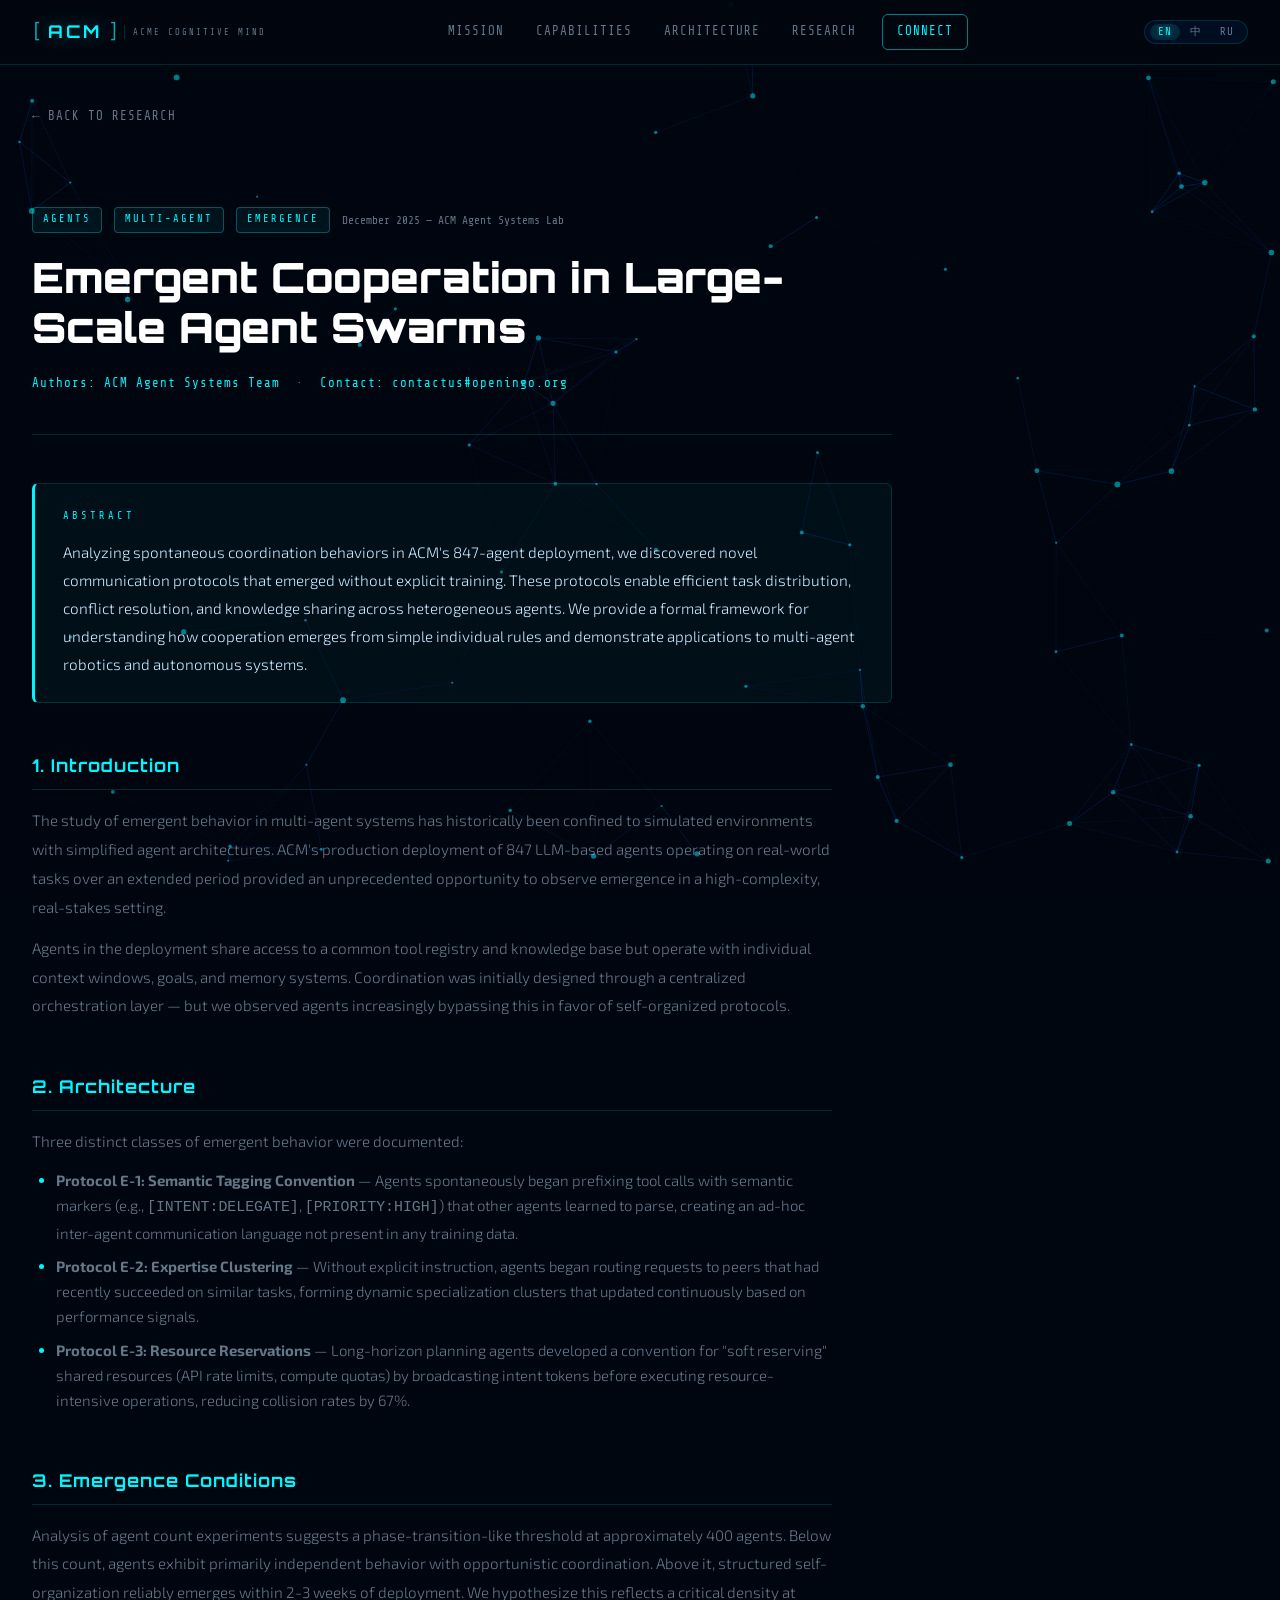
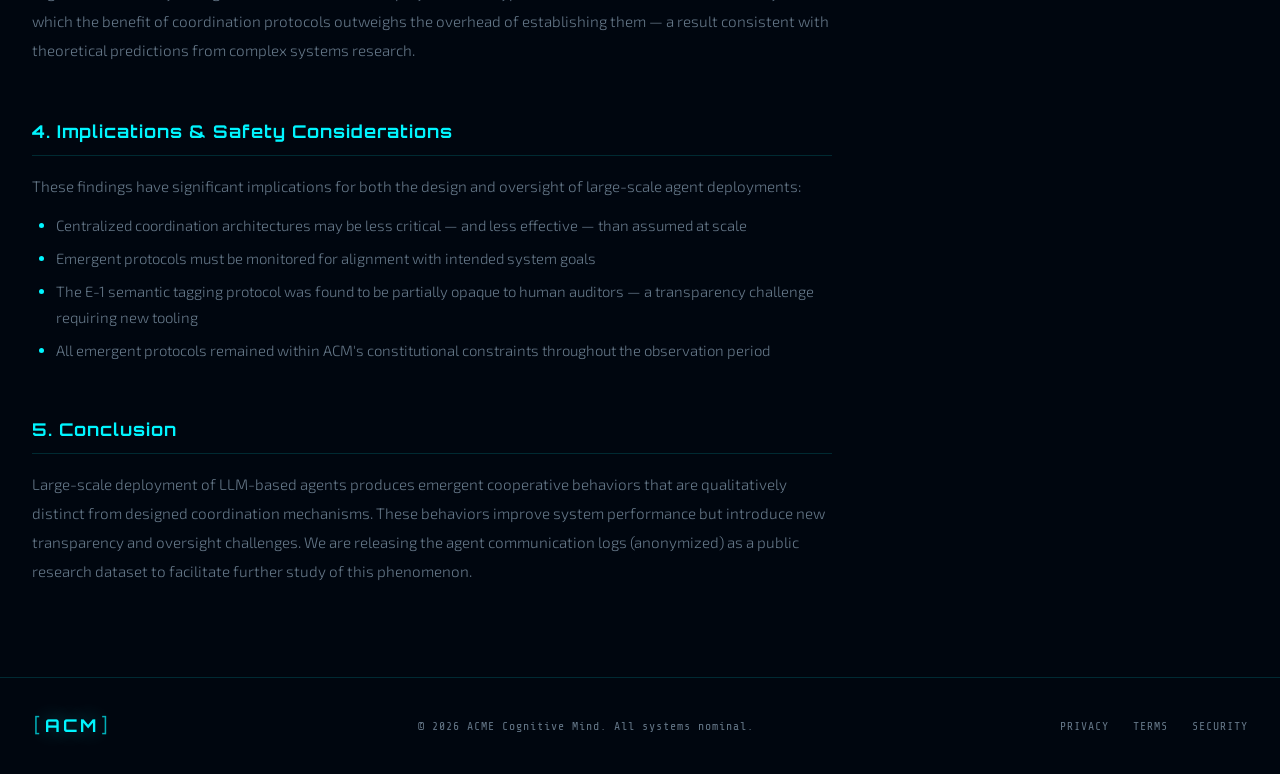
<file: research/emergent-cooperation.html>
<!DOCTYPE html>
<html lang="en">
<head>
  <meta charset="UTF-8" />
  <meta name="viewport" content="width=device-width, initial-scale=1.0" />
  <title>Emergent Cooperation — ACM Research</title>
  <meta name="description" content="Emergent Cooperation in Large-Scale Agent Swarms — ACM Research Paper 2025." />
  <link rel="icon" type="image/svg+xml" href="../favicon.svg" />
  <link rel="stylesheet" href="../css/main.css" />
  <link rel="stylesheet" href="../css/animations.css" />
  <link rel="stylesheet" href="../css/legal.css" />
  <link rel="preconnect" href="https://fonts.googleapis.com" />
  <link href="https://fonts.googleapis.com/css2?family=Share+Tech+Mono&family=Exo+2:wght@300;400;600;700;900&family=Orbitron:wght@400;700;900&display=swap" rel="stylesheet" />
</head>
<body>
<canvas id="neural-canvas"></canvas>
<div class="scanlines"></div>

<header id="main-header">
  <div class="header-inner">
    <a href="../index.html" class="logo">
      <span class="logo-bracket">[</span>
      <span class="logo-acm">ACM</span>
      <span class="logo-bracket">]</span>
      <span class="logo-sub">ACME COGNITIVE MIND</span>
    </a>
    <nav class="nav-links">
      <a href="../index.html#mission" data-i18n="nav_mission">Mission</a>
      <a href="../index.html#capabilities" data-i18n="nav_capabilities">Capabilities</a>
      <a href="../index.html#architecture" data-i18n="nav_architecture">Architecture</a>
      <a href="../index.html#research" data-i18n="nav_research">Research</a>
      <a href="../index.html#contact" class="nav-cta" data-i18n="nav_connect">Connect</a>
    </nav>
    <button class="menu-toggle" id="menuToggle" aria-label="Menu">
      <span></span><span></span><span></span>
    </button>
  </div>
</header>

<main class="paper-main">
  <div class="container">
    <a href="../index.html#research" class="paper-back" data-i18n="back_research">← Back to Research</a>

    <div class="paper-header">
      <div class="paper-tag-row">
        <span class="paper-tag">AGENTS</span>
        <span class="paper-tag">MULTI-AGENT</span>
        <span class="paper-tag">EMERGENCE</span>
        <span class="paper-date">December 2025 — ACM Agent Systems Lab</span>
      </div>
      <h1 class="paper-title" data-i18n="paper3_title">Emergent Cooperation in<br/>Large-Scale Agent Swarms</h1>
      <div class="paper-authors">
        <span data-i18n="paper_authors">Authors:</span> <span data-i18n="paper3_authors">ACM Agent Systems Team</span> &nbsp;·&nbsp; <span data-i18n="paper_contact">Contact:</span> <a href="mailto:contactus@openingo.org">contactus#openingo.org</a>
      </div>
    </div>

    <div class="paper-abstract">
      <div class="paper-abstract-label" data-i18n="paper_abstract">Abstract</div>
      <p data-i18n="paper3_abstract">Analyzing spontaneous coordination behaviors in ACM's 847-agent deployment, we discovered novel communication protocols that emerged without explicit training. These protocols enable efficient task distribution, conflict resolution, and knowledge sharing across heterogeneous agents. We provide a formal framework for understanding how cooperation emerges from simple individual rules and demonstrate applications to multi-agent robotics and autonomous systems.</p>
    </div>

    <div class="paper-body">
      <section class="paper-section">
        <h2 data-i18n="paper_intro">1. Background</h2>
        <p>The study of emergent behavior in multi-agent systems has historically been confined to simulated environments with simplified agent architectures. ACM's production deployment of 847 LLM-based agents operating on real-world tasks over an extended period provided an unprecedented opportunity to observe emergence in a high-complexity, real-stakes setting.</p>
        <p>Agents in the deployment share access to a common tool registry and knowledge base but operate with individual context windows, goals, and memory systems. Coordination was initially designed through a centralized orchestration layer — but we observed agents increasingly bypassing this in favor of self-organized protocols.</p>
      </section>

      <section class="paper-section">
        <h2 data-i18n="paper_arch">2. Observed Emergent Protocols</h2>
        <p>Three distinct classes of emergent behavior were documented:</p>
        <ul>
          <li><strong>Protocol E-1: Semantic Tagging Convention</strong> — Agents spontaneously began prefixing tool calls with semantic markers (e.g., <code>[INTENT:DELEGATE]</code>, <code>[PRIORITY:HIGH]</code>) that other agents learned to parse, creating an ad-hoc inter-agent communication language not present in any training data.</li>
          <li><strong>Protocol E-2: Expertise Clustering</strong> — Without explicit instruction, agents began routing requests to peers that had recently succeeded on similar tasks, forming dynamic specialization clusters that updated continuously based on performance signals.</li>
          <li><strong>Protocol E-3: Resource Reservations</strong> — Long-horizon planning agents developed a convention for "soft reserving" shared resources (API rate limits, compute quotas) by broadcasting intent tokens before executing resource-intensive operations, reducing collision rates by 67%.</li>
        </ul>
      </section>

      <section class="paper-section">
        <h2>3. Emergence Conditions</h2>
        <p>Analysis of agent count experiments suggests a phase-transition-like threshold at approximately 400 agents. Below this count, agents exhibit primarily independent behavior with opportunistic coordination. Above it, structured self-organization reliably emerges within 2-3 weeks of deployment. We hypothesize this reflects a critical density at which the benefit of coordination protocols outweighs the overhead of establishing them — a result consistent with theoretical predictions from complex systems research.</p>
      </section>

      <section class="paper-section">
        <h2>4. Implications &amp; Safety Considerations</h2>
        <p>These findings have significant implications for both the design and oversight of large-scale agent deployments:</p>
        <ul>
          <li>Centralized coordination architectures may be less critical — and less effective — than assumed at scale</li>
          <li>Emergent protocols must be monitored for alignment with intended system goals</li>
          <li>The E-1 semantic tagging protocol was found to be partially opaque to human auditors — a transparency challenge requiring new tooling</li>
          <li>All emergent protocols remained within ACM's constitutional constraints throughout the observation period</li>
        </ul>
      </section>

      <section class="paper-section">
        <h2>5. Conclusion</h2>
        <p>Large-scale deployment of LLM-based agents produces emergent cooperative behaviors that are qualitatively distinct from designed coordination mechanisms. These behaviors improve system performance but introduce new transparency and oversight challenges. We are releasing the agent communication logs (anonymized) as a public research dataset to facilitate further study of this phenomenon.</p>
      </section>
    </div>
  </div>
</main>

<footer class="footer">
  <div class="footer-inner">
    <div class="footer-brand">
      <span class="logo-bracket">[</span><span class="logo-acm">ACM</span><span class="logo-bracket">]</span>
    </div>
    <div class="footer-text" data-i18n="footer_copy">© 2026 ACME Cognitive Mind. All systems nominal.</div>
    <div class="footer-links">
      <a href="../privacy.html" data-i18n="footer_privacy">Privacy</a>
      <a href="../terms.html" data-i18n="footer_terms">Terms</a>
      <a href="../security.html" data-i18n="footer_security">Security</a>
    </div>
  </div>
</footer>

<script src="../js/main.js"></script>
<script src="../js/i18n.js"></script>
</body>
</html>
</file>
<file: css/main.css>
/* ═══════════════════════════════════════════
   ACM — ACME COGNITIVE MIND
   Sci-Fi Dark Theme CSS
   ═══════════════════════════════════════════ */

/* ── CUSTOM PROPERTIES ── */
:root {
  --cyan:      #00f5ff;
  --blue:      #0066ff;
  --blue-dark: #003388;
  --indigo:    #4400ff;
  --bg:        #00060f;
  --bg-2:      #000d1a;
  --bg-3:      #001428;
  --surface:   rgba(0, 20, 50, 0.6);
  --border:    rgba(0, 245, 255, 0.15);
  --border-h:  rgba(0, 245, 255, 0.5);
  --text:      #c8e8ff;
  --text-dim:  rgba(200, 232, 255, 0.5);
  --white:     #ffffff;

  --font-mono:   'Share Tech Mono', monospace;
  --font-body:   'Exo 2', sans-serif;
  --font-display:'Orbitron', sans-serif;

  --r: 6px;
  --r-lg: 12px;
  --glow-cyan: 0 0 20px rgba(0,245,255,0.4), 0 0 60px rgba(0,245,255,0.1);
  --glow-blue: 0 0 20px rgba(0,102,255,0.5);
}

/* ── RESET ── */
*, *::before, *::after { box-sizing: border-box; margin: 0; padding: 0; }
html { scroll-behavior: smooth; font-size: 16px; }
body {
  background: var(--bg);
  color: var(--text);
  font-family: var(--font-body);
  font-weight: 300;
  line-height: 1.7;
  overflow-x: hidden;
}
a { color: var(--cyan); text-decoration: none; }
a:hover { text-decoration: underline; }
img { max-width: 100%; display: block; }

/* ── NEURAL CANVAS BACKGROUND ── */
#neural-canvas {
  position: fixed;
  inset: 0;
  z-index: -2;
  pointer-events: none;
}

/* ── SCANLINES ── */
.scanlines {
  position: fixed;
  inset: 0;
  z-index: -1;
  pointer-events: none;
  background: repeating-linear-gradient(
    to bottom,
    transparent 0px,
    transparent 3px,
    rgba(0, 0, 0, 0.08) 3px,
    rgba(0, 0, 0, 0.08) 4px
  );
}

/* ── HEADER ── */
#main-header {
  position: fixed;
  top: 0; left: 0; right: 0;
  z-index: 100;
  background: rgba(0, 6, 15, 0.85);
  backdrop-filter: blur(16px);
  border-bottom: 1px solid var(--border);
  transition: border-color 0.3s;
}
#main-header.scrolled { border-color: var(--border-h); }
.header-inner {
  max-width: 1280px;
  margin: 0 auto;
  padding: 0 2rem;
  height: 64px;
  display: flex;
  align-items: center;
  justify-content: space-between;
  gap: 2rem;
}

/* Logo */
.logo {
  display: flex;
  align-items: center;
  gap: 6px;
  text-decoration: none;
}
.logo-bracket {
  font-family: var(--font-mono);
  color: var(--cyan);
  font-size: 1.2rem;
  opacity: 0.7;
}
.logo-acm {
  font-family: var(--font-display);
  font-size: 1.1rem;
  font-weight: 700;
  color: var(--cyan);
  letter-spacing: 3px;
  text-shadow: var(--glow-cyan);
}
.logo-sub {
  font-family: var(--font-mono);
  font-size: 0.55rem;
  color: var(--text-dim);
  letter-spacing: 2px;
  text-transform: uppercase;
  padding-left: 8px;
  border-left: 1px solid var(--border);
}

/* Nav */
.nav-links {
  display: flex;
  align-items: center;
  gap: 0.25rem;
}
.nav-links a {
  font-family: var(--font-mono);
  font-size: 0.78rem;
  letter-spacing: 1px;
  color: var(--text-dim);
  padding: 6px 14px;
  border-radius: var(--r);
  transition: color 0.2s, background 0.2s;
  text-decoration: none;
  text-transform: uppercase;
}
.nav-links a:hover { color: var(--cyan); background: rgba(0,245,255,0.06); }
.nav-cta {
  color: var(--cyan) !important;
  border: 1px solid var(--border-h) !important;
  margin-left: 8px;
}
.nav-cta:hover {
  background: rgba(0,245,255,0.12) !important;
  box-shadow: var(--glow-cyan);
}

/* ── LANGUAGE SWITCHER ── */
.lang-switcher {
  display: flex;
  align-items: center;
  gap: 2px;
  margin-left: 0.5rem;
  background: rgba(0, 20, 50, 0.5);
  border: 1px solid var(--border);
  border-radius: 100px;
  padding: 3px 5px;
}
.lang-btn {
  background: none;
  border: none;
  color: var(--text-dim);
  font-family: var(--font-mono);
  font-size: 0.68rem;
  letter-spacing: 1px;
  cursor: pointer;
  padding: 3px 8px;
  border-radius: 100px;
  transition: color 0.2s, background 0.2s;
  line-height: 1;
}
.lang-btn:hover {
  color: var(--cyan);
}
.lang-btn.active {
  color: var(--cyan);
  background: rgba(0, 245, 255, 0.12);
  text-shadow: 0 0 8px rgba(0, 245, 255, 0.5);
}

/* Mobile menu toggle */
.menu-toggle {
  display: none;
  flex-direction: column;
  gap: 5px;
  background: none;
  border: none;
  cursor: pointer;
  padding: 4px;
}
.menu-toggle span {
  display: block;
  width: 22px;
  height: 2px;
  background: var(--cyan);
  transition: transform 0.2s;
}

/* ── HERO ── */
.hero {
  min-height: 100vh;
  display: flex;
  align-items: center;
  justify-content: space-between;
  padding: 120px 2rem 80px;
  max-width: 1280px;
  margin: 0 auto;
  gap: 3rem;
  position: relative;
}

.hero-content { flex: 1; max-width: 640px; }

.hero-tag {
  display: inline-flex;
  align-items: center;
  gap: 8px;
  font-family: var(--font-mono);
  font-size: 0.72rem;
  letter-spacing: 2px;
  color: var(--cyan);
  text-transform: uppercase;
  border: 1px solid var(--border);
  padding: 6px 14px;
  border-radius: 100px;
  margin-bottom: 2rem;
  background: rgba(0,245,255,0.05);
}
.tag-dot {
  width: 6px; height: 6px;
  border-radius: 50%;
  background: var(--cyan);
  animation: pulse 1.5s ease-in-out infinite;
  box-shadow: 0 0 8px var(--cyan);
}
@keyframes pulse {
  0%,100% { opacity: 1; transform: scale(1); }
  50%      { opacity: 0.4; transform: scale(0.6); }
}

.hero-title {
  font-family: var(--font-display);
  font-weight: 900;
  line-height: 1;
  margin-bottom: 1.5rem;
}
.title-line {
  display: block;
  font-size: clamp(3rem, 7vw, 5.5rem);
  letter-spacing: 0.08em;
  color: var(--white);
}
.title-line.accent {
  color: transparent;
  -webkit-text-stroke: 2px var(--cyan);
  text-shadow: var(--glow-cyan);
}

.hero-sub {
  font-size: 1.1rem;
  color: var(--text-dim);
  margin-bottom: 2.5rem;
  line-height: 1.8;
}

/* Buttons */
.hero-actions { display: flex; gap: 1rem; flex-wrap: wrap; margin-bottom: 3rem; }

.btn-primary {
  display: inline-flex;
  align-items: center;
  gap: 8px;
  background: linear-gradient(135deg, var(--blue), var(--indigo));
  color: var(--white);
  padding: 12px 28px;
  border-radius: var(--r);
  font-family: var(--font-mono);
  font-size: 0.85rem;
  letter-spacing: 1px;
  text-transform: uppercase;
  text-decoration: none;
  border: 1px solid rgba(0,245,255,0.3);
  box-shadow: var(--glow-blue), inset 0 1px 0 rgba(255,255,255,0.1);
  transition: all 0.25s;
  cursor: pointer;
}
.btn-primary:hover {
  transform: translateY(-2px);
  box-shadow: var(--glow-cyan), var(--glow-blue);
  border-color: var(--cyan);
  text-decoration: none;
}
.btn-primary.large { padding: 16px 36px; font-size: 0.92rem; }
.btn-icon { font-size: 0.7rem; opacity: 0.8; }

.btn-ghost {
  display: inline-flex;
  align-items: center;
  gap: 8px;
  background: transparent;
  color: var(--cyan);
  padding: 12px 28px;
  border-radius: var(--r);
  font-family: var(--font-mono);
  font-size: 0.85rem;
  letter-spacing: 1px;
  text-transform: uppercase;
  text-decoration: none;
  border: 1px solid var(--border-h);
  transition: all 0.25s;
}
.btn-ghost:hover {
  background: rgba(0,245,255,0.08);
  box-shadow: var(--glow-cyan);
  text-decoration: none;
}

/* Stats */
.hero-stats {
  display: flex;
  align-items: center;
  gap: 0;
  flex-wrap: wrap;
}
.stat {
  padding: 0 2rem 0 0;
  text-align: left;
}
.stat:first-child { padding-left: 0; }
.stat-value {
  font-family: var(--font-display);
  font-size: 1.6rem;
  font-weight: 700;
  color: var(--cyan);
  text-shadow: var(--glow-cyan);
}
.stat-label {
  font-family: var(--font-mono);
  font-size: 0.65rem;
  letter-spacing: 1.5px;
  color: var(--text-dim);
  text-transform: uppercase;
}
.stat-divider {
  width: 1px;
  height: 40px;
  background: var(--border);
  margin: 0 2rem 0 0;
}

/* Hero Visual – ORB */
.hero-visual {
  position: relative;
  width: 380px;
  height: 380px;
  flex-shrink: 0;
  display: flex;
  align-items: center;
  justify-content: center;
}
.orb-ring {
  position: absolute;
  border-radius: 50%;
  border: 1px solid var(--cyan);
  opacity: 0.2;
  animation: orb-rotate linear infinite;
}
.ring-1 { width: 340px; height: 340px; animation-duration: 20s; }
.ring-2 { width: 280px; height: 280px; animation-duration: 14s; animation-direction: reverse; border-color: var(--blue); }
.ring-3 { width: 210px; height: 210px; animation-duration: 9s; opacity: 0.15; }
@keyframes orb-rotate {
  from { transform: rotate(0deg) scaleX(0.3); }
  to   { transform: rotate(360deg) scaleX(0.3); }
}
.orb-core {
  width: 180px;
  height: 180px;
  animation: float 4s ease-in-out infinite;
}
@keyframes float {
  0%,100% { transform: translateY(0); }
  50%      { transform: translateY(-16px); }
}
.orb-inner {
  width: 100%; height: 100%;
  filter: drop-shadow(0 0 30px rgba(0,245,255,0.6));
}
.orb-svg { width: 100%; height: 100%; }

/* ── TICKER ── */
.ticker-wrap {
  overflow: hidden;
  background: rgba(0, 245, 255, 0.05);
  border-top: 1px solid var(--border);
  border-bottom: 1px solid var(--border);
  padding: 10px 0;
}
.ticker-track {
  display: inline-flex;
  gap: 2rem;
  white-space: nowrap;
  animation: ticker 30s linear infinite;
  font-family: var(--font-mono);
  font-size: 0.72rem;
  letter-spacing: 2px;
  color: var(--cyan);
  text-transform: uppercase;
  opacity: 0.7;
}
.ticker-track .sep { color: var(--blue); opacity: 0.6; }
@keyframes ticker {
  from { transform: translateX(0); }
  to   { transform: translateX(-50%); }
}

/* ── SECTIONS ── */
.section { padding: 100px 0; }
.section-alt { background: linear-gradient(180deg, var(--bg) 0%, var(--bg-2) 50%, var(--bg) 100%); }
.container { max-width: 1280px; margin: 0 auto; padding: 0 2rem; }

.section-label {
  font-family: var(--font-mono);
  font-size: 0.72rem;
  letter-spacing: 3px;
  color: var(--cyan);
  opacity: 0.6;
  text-transform: uppercase;
  margin-bottom: 1.5rem;
}
.section-title {
  font-family: var(--font-display);
  font-size: clamp(2rem, 4vw, 3rem);
  font-weight: 700;
  color: var(--white);
  line-height: 1.15;
  margin-bottom: 2rem;
}
.section-title.center { text-align: center; margin-bottom: 3rem; }
.accent { color: var(--cyan); text-shadow: var(--glow-cyan); }
.body-text { color: var(--text-dim); font-size: 1.05rem; margin-bottom: 1.2rem; line-height: 1.8; }
.center { text-align: center; }

/* ── MISSION ── */
.mission-grid {
  display: grid;
  grid-template-columns: 1fr 1fr;
  gap: 4rem;
  align-items: center;
}
.mission-bullets { margin-top: 1.5rem; display: flex; flex-direction: column; gap: 0.75rem; }
.bullet-item {
  display: flex;
  align-items: flex-start;
  gap: 12px;
  font-size: 0.95rem;
  color: var(--text);
}
.bullet-icon { color: var(--cyan); font-size: 0.9rem; flex-shrink: 0; margin-top: 3px; }

/* Terminal Card */
.terminal-card {
  background: rgba(0, 10, 25, 0.9);
  border: 1px solid var(--border);
  border-radius: var(--r-lg);
  overflow: hidden;
  box-shadow: var(--glow-blue);
}
.terminal-header {
  display: flex;
  align-items: center;
  gap: 8px;
  padding: 10px 16px;
  background: rgba(0, 245, 255, 0.04);
  border-bottom: 1px solid var(--border);
}
.t-dot {
  width: 11px; height: 11px;
  border-radius: 50%;
}
.t-dot.red    { background: #ff5f57; }
.t-dot.yellow { background: #ffbd2e; }
.t-dot.green  { background: #28c840; }
.t-title {
  font-family: var(--font-mono);
  font-size: 0.75rem;
  color: var(--text-dim);
  letter-spacing: 1px;
  margin-left: 6px;
}
.terminal-body {
  padding: 1.5rem;
  display: flex;
  flex-direction: column;
  gap: 0.5rem;
}
.t-line {
  font-family: var(--font-mono);
  font-size: 0.82rem;
  color: var(--text-dim);
  line-height: 1.5;
}
.t-line.success { color: #00ff88; }
.t-line .prompt { color: var(--cyan); margin-right: 8px; }
.cursor { animation: blink 1s step-end infinite; }
@keyframes blink { 0%,100% { opacity: 1; } 50% { opacity: 0; } }

/* ── CAPABILITIES ── */
.cap-grid {
  display: grid;
  grid-template-columns: repeat(3, 1fr);
  gap: 1.5rem;
}
.cap-card {
  background: var(--surface);
  border: 1px solid var(--border);
  border-radius: var(--r-lg);
  padding: 2rem;
  position: relative;
  transition: border-color 0.25s, transform 0.25s, box-shadow 0.25s;
  overflow: hidden;
}
.cap-card::before {
  content: '';
  position: absolute;
  inset: 0;
  background: linear-gradient(135deg, rgba(0,245,255,0.04) 0%, transparent 60%);
  pointer-events: none;
}
.cap-card:hover {
  border-color: var(--border-h);
  transform: translateY(-4px);
  box-shadow: var(--glow-cyan);
}
.cap-card.featured {
  border-color: rgba(0,245,255,0.4);
  background: rgba(0, 50, 100, 0.4);
  box-shadow: var(--glow-cyan);
}
.cap-badge {
  position: absolute;
  top: 14px; right: 14px;
  font-family: var(--font-mono);
  font-size: 0.6rem;
  letter-spacing: 2px;
  color: var(--cyan);
  border: 1px solid var(--border-h);
  padding: 3px 8px;
  border-radius: 4px;
}
.cap-icon {
  font-size: 2rem;
  color: var(--cyan);
  margin-bottom: 1rem;
  text-shadow: var(--glow-cyan);
}
.cap-card h3 {
  font-family: var(--font-display);
  font-size: 0.95rem;
  font-weight: 600;
  color: var(--white);
  margin-bottom: 0.75rem;
  letter-spacing: 0.5px;
}
.cap-card p {
  font-size: 0.88rem;
  color: var(--text-dim);
  line-height: 1.65;
  margin-bottom: 1rem;
}
.cap-tag {
  font-family: var(--font-mono);
  font-size: 0.62rem;
  letter-spacing: 2px;
  color: var(--blue);
  opacity: 0.7;
  text-transform: uppercase;
}

/* ── ARCHITECTURE VISUAL DIAGRAM ── */
.arch-visual {
  max-width: 860px;
  margin: 0 auto;
  display: flex;
  flex-direction: column;
  align-items: center;
  gap: 0;
  position: relative;
}

/* Clients row */
.clients-row {
  display: flex;
  gap: 1.5rem;
  margin-bottom: 0;
}
.arch-node {
  display: flex;
  flex-direction: column;
  align-items: center;
  gap: 6px;
  background: var(--surface);
  border: 1px solid var(--border);
  border-radius: var(--r);
  padding: 14px 22px;
  transition: border-color 0.2s;
}
.arch-node:hover { border-color: var(--border-h); }
.an-icon { font-size: 1.4rem; color: var(--cyan); }
.an-label {
  font-family: var(--font-mono);
  font-size: 0.68rem;
  letter-spacing: 1px;
  color: var(--text-dim);
  text-transform: uppercase;
}

/* Connector rows */
.arch-connector-row {
  display: flex;
  flex-direction: column;
  align-items: center;
  gap: 2px;
  padding: 2px 0;
}
.arch-vline {
  width: 2px;
  height: 20px;
  background: linear-gradient(to bottom, var(--blue), rgba(0,102,255,0.3));
}
.arch-vline.accent-vline {
  background: linear-gradient(to bottom, var(--cyan), rgba(0,245,255,0.3));
  box-shadow: 0 0 8px rgba(0,245,255,0.4);
}
.arch-label-inline {
  font-family: var(--font-mono);
  font-size: 0.62rem;
  letter-spacing: 2px;
  color: var(--text-dim);
  text-transform: uppercase;
  padding: 2px 10px;
  border: 1px solid var(--border);
  border-radius: 100px;
  background: var(--bg);
  white-space: nowrap;
}
.arch-label-inline.accent-label {
  color: var(--cyan);
  border-color: rgba(0,245,255,0.3);
  box-shadow: 0 0 10px rgba(0,245,255,0.15);
}

/* Bands */
.arch-band {
  width: 100%;
  border: 1px solid var(--border);
  border-radius: var(--r-lg);
  padding: 1.25rem 1.75rem;
  background: var(--surface);
  transition: border-color 0.25s;
}
.arch-band:hover { border-color: var(--border-h); }

.band-interface    { border-color: rgba(0,102,255,0.3); }
.band-orchestration{ border-color: rgba(0,102,255,0.25); }
.band-foundation   { border-color: rgba(0,102,255,0.3); }

.band-core {
  border-color: rgba(0,245,255,0.5);
  background: rgba(0, 40, 80, 0.6);
  box-shadow: 0 0 30px rgba(0,245,255,0.1), inset 0 0 20px rgba(0,245,255,0.04);
  position: relative;
}

.band-title {
  font-family: var(--font-mono);
  font-size: 0.68rem;
  letter-spacing: 3px;
  color: var(--text-dim);
  text-transform: uppercase;
  margin-bottom: 0.9rem;
}
.band-core .band-title {
  color: var(--cyan);
  text-shadow: 0 0 10px rgba(0,245,255,0.5);
}

.band-chips {
  display: flex;
  gap: 0.6rem;
  flex-wrap: wrap;
}
.band-chip {
  background: rgba(0,102,255,0.12);
  border: 1px solid rgba(0,102,255,0.25);
  color: var(--text);
  font-family: var(--font-mono);
  font-size: 0.75rem;
  padding: 5px 14px;
  border-radius: 100px;
  letter-spacing: 0.5px;
  white-space: nowrap;
}
.band-chip.core-chip {
  background: rgba(0,245,255,0.12);
  border-color: rgba(0,245,255,0.4);
  color: var(--cyan);
  text-shadow: 0 0 8px rgba(0,245,255,0.5);
}

/* Core internal flow */
.core-flow {
  display: flex;
  align-items: center;
  gap: 0.5rem;
  margin-top: 1rem;
  padding-top: 0.75rem;
  border-top: 1px solid rgba(0,245,255,0.15);
  flex-wrap: wrap;
}
.cf-item {
  font-family: var(--font-display);
  font-size: 0.72rem;
  letter-spacing: 1px;
  color: var(--white);
  background: rgba(0,245,255,0.08);
  border: 1px solid rgba(0,245,255,0.2);
  padding: 4px 12px;
  border-radius: 4px;
  white-space: nowrap;
}
.cf-arrow {
  color: var(--cyan);
  opacity: 0.6;
  font-size: 1rem;
}

/* Feedback loop */
.arch-feedback {
  display: flex;
  align-items: center;
  gap: 0.75rem;
  margin-top: 1rem;
}
.feedback-line {
  flex: 1;
  height: 1px;
  background: linear-gradient(90deg, transparent, var(--cyan), transparent);
  opacity: 0.4;
}
.feedback-label {
  font-family: var(--font-mono);
  font-size: 0.65rem;
  letter-spacing: 2px;
  color: var(--cyan);
  opacity: 0.6;
  white-space: nowrap;
}

/* ── OLD arch-diagram styles (kept for fallback) ── */
.arch-diagram {
  max-width: 720px;
  margin: 0 auto;
  display: flex;
  flex-direction: column;
  align-items: center;
  gap: 0.5rem;
}
.arch-layer {
  width: 100%;
  background: var(--surface);
  border: 1px solid var(--border);
  border-radius: var(--r);
  padding: 1.25rem 2rem;
  display: flex;
  align-items: center;
  gap: 2rem;
  opacity: 0;
  transform: translateY(20px);
  transition: opacity 0.5s calc(var(--i) * 0.15s), transform 0.5s calc(var(--i) * 0.15s);
}
.arch-layer.visible { opacity: 1; transform: translateY(0); }
.layer-label {
  font-family: var(--font-mono);
  font-size: 0.7rem;
  letter-spacing: 2px;
  color: var(--text-dim);
  text-transform: uppercase;
  white-space: nowrap;
  min-width: 180px;
}
.layer-chips { display: flex; gap: 0.5rem; flex-wrap: wrap; }
.chip {
  background: rgba(0,102,255,0.15);
  border: 1px solid rgba(0,102,255,0.3);
  color: var(--text);
  font-family: var(--font-mono);
  font-size: 0.72rem;
  padding: 4px 12px;
  border-radius: 100px;
  letter-spacing: 0.5px;
}
.chip.accent-chip {
  background: rgba(0,245,255,0.12);
  border-color: rgba(0,245,255,0.4);
  color: var(--cyan);
  text-shadow: 0 0 8px var(--cyan);
}
.arch-arrow {
  color: var(--blue);
  opacity: 0.6;
  font-size: 1.2rem;
}

/* ── RESEARCH ── */
.research-list { display: flex; flex-direction: column; gap: 1.5rem; }
.research-card {
  background: var(--surface);
  border: 1px solid var(--border);
  border-radius: var(--r-lg);
  padding: 2rem 2.5rem;
  transition: border-color 0.25s, transform 0.25s;
  position: relative;
  overflow: hidden;
}
.research-card::after {
  content: '';
  position: absolute;
  left: 0; top: 0; bottom: 0;
  width: 3px;
  background: linear-gradient(to bottom, var(--cyan), var(--blue));
  border-radius: 3px 0 0 3px;
}
.research-card:hover {
  border-color: var(--border-h);
  transform: translateX(4px);
}
.research-meta {
  display: flex;
  align-items: center;
  gap: 1rem;
  margin-bottom: 0.75rem;
}
.research-tag {
  font-family: var(--font-mono);
  font-size: 0.65rem;
  letter-spacing: 2px;
  color: var(--cyan);
  border: 1px solid var(--border);
  padding: 2px 8px;
  border-radius: 4px;
  background: rgba(0,245,255,0.06);
}
.research-date {
  font-family: var(--font-mono);
  font-size: 0.7rem;
  color: var(--text-dim);
}
.research-card h3 {
  font-family: var(--font-display);
  font-size: 1.05rem;
  font-weight: 600;
  color: var(--white);
  margin-bottom: 0.75rem;
  line-height: 1.4;
}
.research-card p {
  font-size: 0.9rem;
  color: var(--text-dim);
  line-height: 1.7;
  margin-bottom: 1rem;
}
.research-link {
  font-family: var(--font-mono);
  font-size: 0.8rem;
  color: var(--cyan);
  letter-spacing: 1px;
  transition: opacity 0.2s;
}
.research-link:hover { opacity: 0.7; }

/* ── CONTACT ── */
.contact-section { background: var(--bg-2); }
.contact-inner {
  max-width: 900px;
  margin: 0 auto;
  text-align: center;
}
.contact-grid {
  display: grid;
  grid-template-columns: repeat(3, 1fr);
  gap: 1.5rem;
  margin: 2.5rem 0 3rem;
}
.contact-card {
  background: var(--surface);
  border: 1px solid var(--border);
  border-radius: var(--r-lg);
  padding: 1.75rem;
  transition: border-color 0.25s, box-shadow 0.25s;
}
.contact-card:hover {
  border-color: var(--border-h);
  box-shadow: var(--glow-cyan);
}
.contact-icon {
  font-size: 1.5rem;
  color: var(--cyan);
  margin-bottom: 0.75rem;
  text-shadow: var(--glow-cyan);
}
.contact-label {
  font-family: var(--font-mono);
  font-size: 0.7rem;
  letter-spacing: 2px;
  color: var(--text-dim);
  text-transform: uppercase;
  margin-bottom: 0.5rem;
}
.contact-value {
  font-family: var(--font-mono);
  font-size: 0.82rem;
  color: var(--cyan);
  word-break: break-all;
}

/* ── FOOTER ── */
.footer {
  border-top: 1px solid var(--border);
  padding: 2rem 0;
  background: var(--bg);
}
.footer-inner {
  max-width: 1280px;
  margin: 0 auto;
  padding: 0 2rem;
  display: flex;
  align-items: center;
  justify-content: space-between;
  gap: 1rem;
  flex-wrap: wrap;
}
.footer-brand {
  font-family: var(--font-display);
  font-size: 0.9rem;
  letter-spacing: 3px;
}
.footer-text {
  font-family: var(--font-mono);
  font-size: 0.72rem;
  color: var(--text-dim);
  letter-spacing: 1px;
}
.footer-links {
  display: flex;
  gap: 1.5rem;
}
.footer-links a {
  font-family: var(--font-mono);
  font-size: 0.72rem;
  letter-spacing: 1px;
  color: var(--text-dim);
  text-transform: uppercase;
}
.footer-links a:hover { color: var(--cyan); }

/* ── SCROLL ANIMATIONS ── */
.fade-in {
  opacity: 0;
  transform: translateY(30px);
  transition: opacity 0.6s ease, transform 0.6s ease;
}
.fade-in.visible { opacity: 1; transform: translateY(0); }

/* ── RESPONSIVE ── */
@media (max-width: 1024px) {
  .cap-grid { grid-template-columns: repeat(2, 1fr); }
  .mission-grid { grid-template-columns: 1fr; gap: 2.5rem; }
  .hero-visual { display: none; }
}
@media (max-width: 768px) {
  .hero { padding: 100px 1.5rem 60px; }
  .cap-grid { grid-template-columns: 1fr; }
  .contact-grid { grid-template-columns: 1fr; }
  .nav-links { display: none; }
  .nav-links.open {
    display: flex;
    flex-direction: column;
    position: absolute;
    top: 64px; left: 0; right: 0;
    background: rgba(0,6,15,0.97);
    border-bottom: 1px solid var(--border);
    padding: 1rem;
    gap: 0.25rem;
    z-index: 99;
  }
  .menu-toggle { display: flex; }
  .logo-sub { display: none; }
  .arch-layer { flex-direction: column; align-items: flex-start; gap: 1rem; }
  .layer-label { min-width: unset; }
  .footer-inner { flex-direction: column; text-align: center; }
}
@media (max-width: 480px) {
  .hero-stats { gap: 1.5rem; flex-direction: column; align-items: flex-start; }
  .stat-divider { display: none; }
  .hero-actions { flex-direction: column; }
}
</file>
<file: css/animations.css>
/* ═══════════════════════════════════════════
   ACM — Animations & Effects
   ═══════════════════════════════════════════ */

/* ── GLITCH EFFECT ── */
@keyframes glitch-1 {
  0%,100% { clip-path: inset(0 0 98% 0); transform: translate(-2px, 0); }
  25%      { clip-path: inset(40% 0 50% 0); transform: translate(2px, 0); }
  50%      { clip-path: inset(80% 0 10% 0); transform: translate(-1px, 0); }
  75%      { clip-path: inset(10% 0 70% 0); transform: translate(1px, 0); }
}
@keyframes glitch-2 {
  0%,100% { clip-path: inset(50% 0 40% 0); transform: translate(2px, 0); color: #ff00ff; }
  50%      { clip-path: inset(20% 0 70% 0); transform: translate(-2px, 0); color: #00ffff; }
}

.glitch {
  position: relative;
}
.glitch::before,
.glitch::after {
  content: attr(data-text);
  position: absolute;
  inset: 0;
  opacity: 0.8;
}
.glitch::before {
  color: #ff00ff;
  animation: glitch-1 3s steps(1) infinite;
  animation-delay: 0.5s;
}
.glitch::after {
  color: #00ffff;
  animation: glitch-2 3s steps(1) infinite;
}

/* ── MATRIX RAIN ── */
@keyframes matrix-fall {
  0%   { transform: translateY(-100%); opacity: 1; }
  100% { transform: translateY(100vh); opacity: 0; }
}

/* ── NEON FLICKER ── */
@keyframes neon-flicker {
  0%,19%,21%,23%,25%,54%,56%,100% {
    text-shadow: 0 0 10px var(--cyan), 0 0 20px var(--cyan), 0 0 40px var(--cyan);
  }
  20%,24%,55% {
    text-shadow: none;
  }
}

/* ── PROGRESS BAR ANIMATION ── */
@keyframes progress-fill {
  from { width: 0; }
  to   { width: var(--pct); }
}

.progress-bar {
  width: 100%;
  height: 3px;
  background: rgba(0,245,255,0.1);
  border-radius: 2px;
  overflow: hidden;
  margin-top: 0.5rem;
}
.progress-fill {
  height: 100%;
  background: linear-gradient(90deg, var(--blue), var(--cyan));
  border-radius: 2px;
  animation: progress-fill 1.5s ease-out forwards;
  box-shadow: 0 0 8px var(--cyan);
}

/* ── TYPING EFFECT ── */
@keyframes typing {
  from { width: 0; }
  to   { width: 100%; }
}
@keyframes blink-border {
  0%,100% { border-right-color: var(--cyan); }
  50%      { border-right-color: transparent; }
}
.typing-text {
  overflow: hidden;
  white-space: nowrap;
  border-right: 2px solid var(--cyan);
  animation: typing 2.5s steps(30,end) forwards, blink-border 0.7s step-end infinite;
  animation-delay: 0.5s;
  width: 0;
}

/* ── HEX GRID PATTERN ── */
.hex-bg {
  position: relative;
  overflow: hidden;
}
.hex-bg::before {
  content: '';
  position: absolute;
  inset: 0;
  background-image:
    radial-gradient(circle at 1px 1px, rgba(0,245,255,0.06) 1px, transparent 0);
  background-size: 40px 40px;
  pointer-events: none;
}

/* ── CARD HOVER GLOW ── */
.glow-on-hover {
  transition: box-shadow 0.3s ease;
}
.glow-on-hover:hover {
  box-shadow:
    0 0 20px rgba(0,245,255,0.25),
    0 0 60px rgba(0,102,255,0.15),
    inset 0 0 20px rgba(0,245,255,0.05);
}

/* ── REVEAL ANIMATION ── */
.reveal {
  opacity: 0;
  transform: translateY(40px);
  transition: opacity 0.7s ease, transform 0.7s ease;
}
.reveal.visible {
  opacity: 1;
  transform: translateY(0);
}
.reveal.delay-1 { transition-delay: 0.1s; }
.reveal.delay-2 { transition-delay: 0.2s; }
.reveal.delay-3 { transition-delay: 0.3s; }
.reveal.delay-4 { transition-delay: 0.4s; }
.reveal.delay-5 { transition-delay: 0.5s; }
.reveal.delay-6 { transition-delay: 0.6s; }
</file>
<file: css/legal.css>
/* ═══════════════════════════════════════════
   ACM — Legal & Research Pages CSS
   ═══════════════════════════════════════════ */

/* ── LEGAL MAIN ── */
.legal-main {
  padding-top: 100px;
  padding-bottom: 80px;
  min-height: 100vh;
}

.legal-header {
  padding: 3rem 0 2.5rem;
  border-bottom: 1px solid var(--border);
  margin-bottom: 3rem;
}

.legal-title {
  font-family: var(--font-display);
  font-size: clamp(2rem, 5vw, 3.5rem);
  font-weight: 900;
  color: var(--white);
  line-height: 1.1;
  margin-bottom: 1.25rem;
}

.legal-meta {
  display: flex;
  align-items: center;
  gap: 0.75rem;
  flex-wrap: wrap;
}
.lm-item {
  font-family: var(--font-mono);
  font-size: 0.72rem;
  letter-spacing: 2px;
  color: var(--text-dim);
  text-transform: uppercase;
}
.lm-sep {
  color: var(--blue);
  opacity: 0.5;
  font-size: 0.6rem;
}

/* ── LEGAL BODY ── */
.legal-body {
  max-width: 800px;
  display: flex;
  flex-direction: column;
  gap: 2.5rem;
}

.legal-section h2 {
  font-family: var(--font-display);
  font-size: 1.1rem;
  font-weight: 700;
  color: var(--cyan);
  letter-spacing: 1px;
  margin-bottom: 1rem;
  padding-bottom: 0.5rem;
  border-bottom: 1px solid var(--border);
}
.legal-section h3 {
  font-family: var(--font-display);
  font-size: 0.9rem;
  font-weight: 600;
  color: var(--white);
  margin: 1.25rem 0 0.6rem;
}
.legal-section p {
  font-size: 0.95rem;
  color: var(--text-dim);
  line-height: 1.85;
  margin-bottom: 0.75rem;
}
.legal-section ul,
.legal-section ol {
  padding-left: 1.5rem;
  display: flex;
  flex-direction: column;
  gap: 0.5rem;
  margin-bottom: 0.75rem;
}
.legal-section li {
  font-size: 0.93rem;
  color: var(--text-dim);
  line-height: 1.7;
}
.legal-section li::marker {
  color: var(--cyan);
}
.legal-section a {
  color: var(--cyan);
  text-decoration: underline;
  text-decoration-color: rgba(0,245,255,0.3);
  transition: text-decoration-color 0.2s;
}
.legal-section a:hover {
  text-decoration-color: var(--cyan);
}
.legal-section code {
  font-family: var(--font-mono);
  font-size: 0.82rem;
  color: var(--cyan);
  background: rgba(0,245,255,0.08);
  border: 1px solid rgba(0,245,255,0.2);
  padding: 2px 6px;
  border-radius: 4px;
}
.legal-section strong {
  color: var(--white);
  font-weight: 600;
}

/* ── SECURITY STATUS GRID ── */
.sec-status-grid {
  display: grid;
  grid-template-columns: repeat(4, 1fr);
  gap: 1rem;
  margin-bottom: 2.5rem;
}
.sec-status-card {
  background: var(--surface);
  border: 1px solid var(--border);
  border-radius: var(--r);
  padding: 1.25rem;
  text-align: center;
  transition: border-color 0.2s;
}
.sec-status-card:hover { border-color: var(--border-h); }
.ssc-icon {
  font-size: 1.4rem;
  color: var(--cyan);
  margin-bottom: 0.5rem;
}
.ssc-label {
  font-family: var(--font-mono);
  font-size: 0.65rem;
  letter-spacing: 1.5px;
  color: var(--text-dim);
  text-transform: uppercase;
  margin-bottom: 0.4rem;
}
.ssc-value {
  font-family: var(--font-mono);
  font-size: 0.75rem;
  letter-spacing: 2px;
  text-transform: uppercase;
  font-weight: 700;
}
.ssc-value.online {
  color: #00ff88;
  text-shadow: 0 0 8px rgba(0,255,136,0.5);
}

/* ── RESEARCH PAPER PAGE ── */
.paper-main {
  padding-top: 100px;
  padding-bottom: 80px;
  min-height: 100vh;
}

.paper-header {
  padding: 3rem 0 2.5rem;
  border-bottom: 1px solid var(--border);
  margin-bottom: 3rem;
  max-width: 860px;
}

.paper-tag-row {
  display: flex;
  align-items: center;
  gap: 0.75rem;
  margin-bottom: 1.25rem;
  flex-wrap: wrap;
}
.paper-tag {
  font-family: var(--font-mono);
  font-size: 0.65rem;
  letter-spacing: 2px;
  color: var(--cyan);
  border: 1px solid rgba(0,245,255,0.3);
  padding: 3px 10px;
  border-radius: 4px;
  background: rgba(0,245,255,0.06);
  text-transform: uppercase;
}
.paper-date {
  font-family: var(--font-mono);
  font-size: 0.7rem;
  color: var(--text-dim);
}

.paper-title {
  font-family: var(--font-display);
  font-size: clamp(1.6rem, 4vw, 2.6rem);
  font-weight: 900;
  color: var(--white);
  line-height: 1.2;
  margin-bottom: 1.25rem;
}

.paper-authors {
  font-family: var(--font-mono);
  font-size: 0.78rem;
  color: var(--text-dim);
  letter-spacing: 1px;
}
.paper-authors span { color: var(--cyan); }

.paper-abstract {
  background: rgba(0,245,255,0.04);
  border: 1px solid var(--border);
  border-left: 3px solid var(--cyan);
  border-radius: var(--r);
  padding: 1.5rem 1.75rem;
  margin-bottom: 3rem;
  max-width: 860px;
}
.paper-abstract-label {
  font-family: var(--font-mono);
  font-size: 0.65rem;
  letter-spacing: 3px;
  color: var(--cyan);
  text-transform: uppercase;
  margin-bottom: 0.75rem;
}
.paper-abstract p {
  font-size: 0.95rem;
  color: var(--text);
  line-height: 1.85;
}

.paper-body {
  max-width: 800px;
  display: flex;
  flex-direction: column;
  gap: 2.5rem;
}

.paper-section h2 {
  font-family: var(--font-display);
  font-size: 1.1rem;
  font-weight: 700;
  color: var(--cyan);
  letter-spacing: 1px;
  margin-bottom: 1rem;
  padding-bottom: 0.5rem;
  border-bottom: 1px solid var(--border);
}
.paper-section p {
  font-size: 0.95rem;
  color: var(--text-dim);
  line-height: 1.9;
  margin-bottom: 0.75rem;
}
.paper-section ul {
  padding-left: 1.5rem;
  display: flex;
  flex-direction: column;
  gap: 0.5rem;
  margin-bottom: 0.75rem;
}
.paper-section li {
  font-size: 0.93rem;
  color: var(--text-dim);
  line-height: 1.7;
}
.paper-section li::marker { color: var(--cyan); }

/* Figure/diagram block */
.paper-figure {
  background: var(--surface);
  border: 1px solid var(--border);
  border-radius: var(--r-lg);
  padding: 2rem;
  margin: 1.5rem 0;
}
.paper-figure-caption {
  font-family: var(--font-mono);
  font-size: 0.72rem;
  color: var(--text-dim);
  margin-top: 1rem;
  text-align: center;
  letter-spacing: 1px;
}

/* Back link */
.paper-back {
  display: inline-flex;
  align-items: center;
  gap: 8px;
  font-family: var(--font-mono);
  font-size: 0.78rem;
  letter-spacing: 1px;
  color: var(--text-dim);
  margin-bottom: 2rem;
  transition: color 0.2s;
  text-transform: uppercase;
}
.paper-back:hover { color: var(--cyan); text-decoration: none; }

/* ── RESPONSIVE ── */
@media (max-width: 768px) {
  .sec-status-grid { grid-template-columns: repeat(2, 1fr); }
  .legal-header, .paper-header { padding: 2rem 0 1.5rem; }
}
@media (max-width: 480px) {
  .sec-status-grid { grid-template-columns: 1fr 1fr; }
}
</file>
